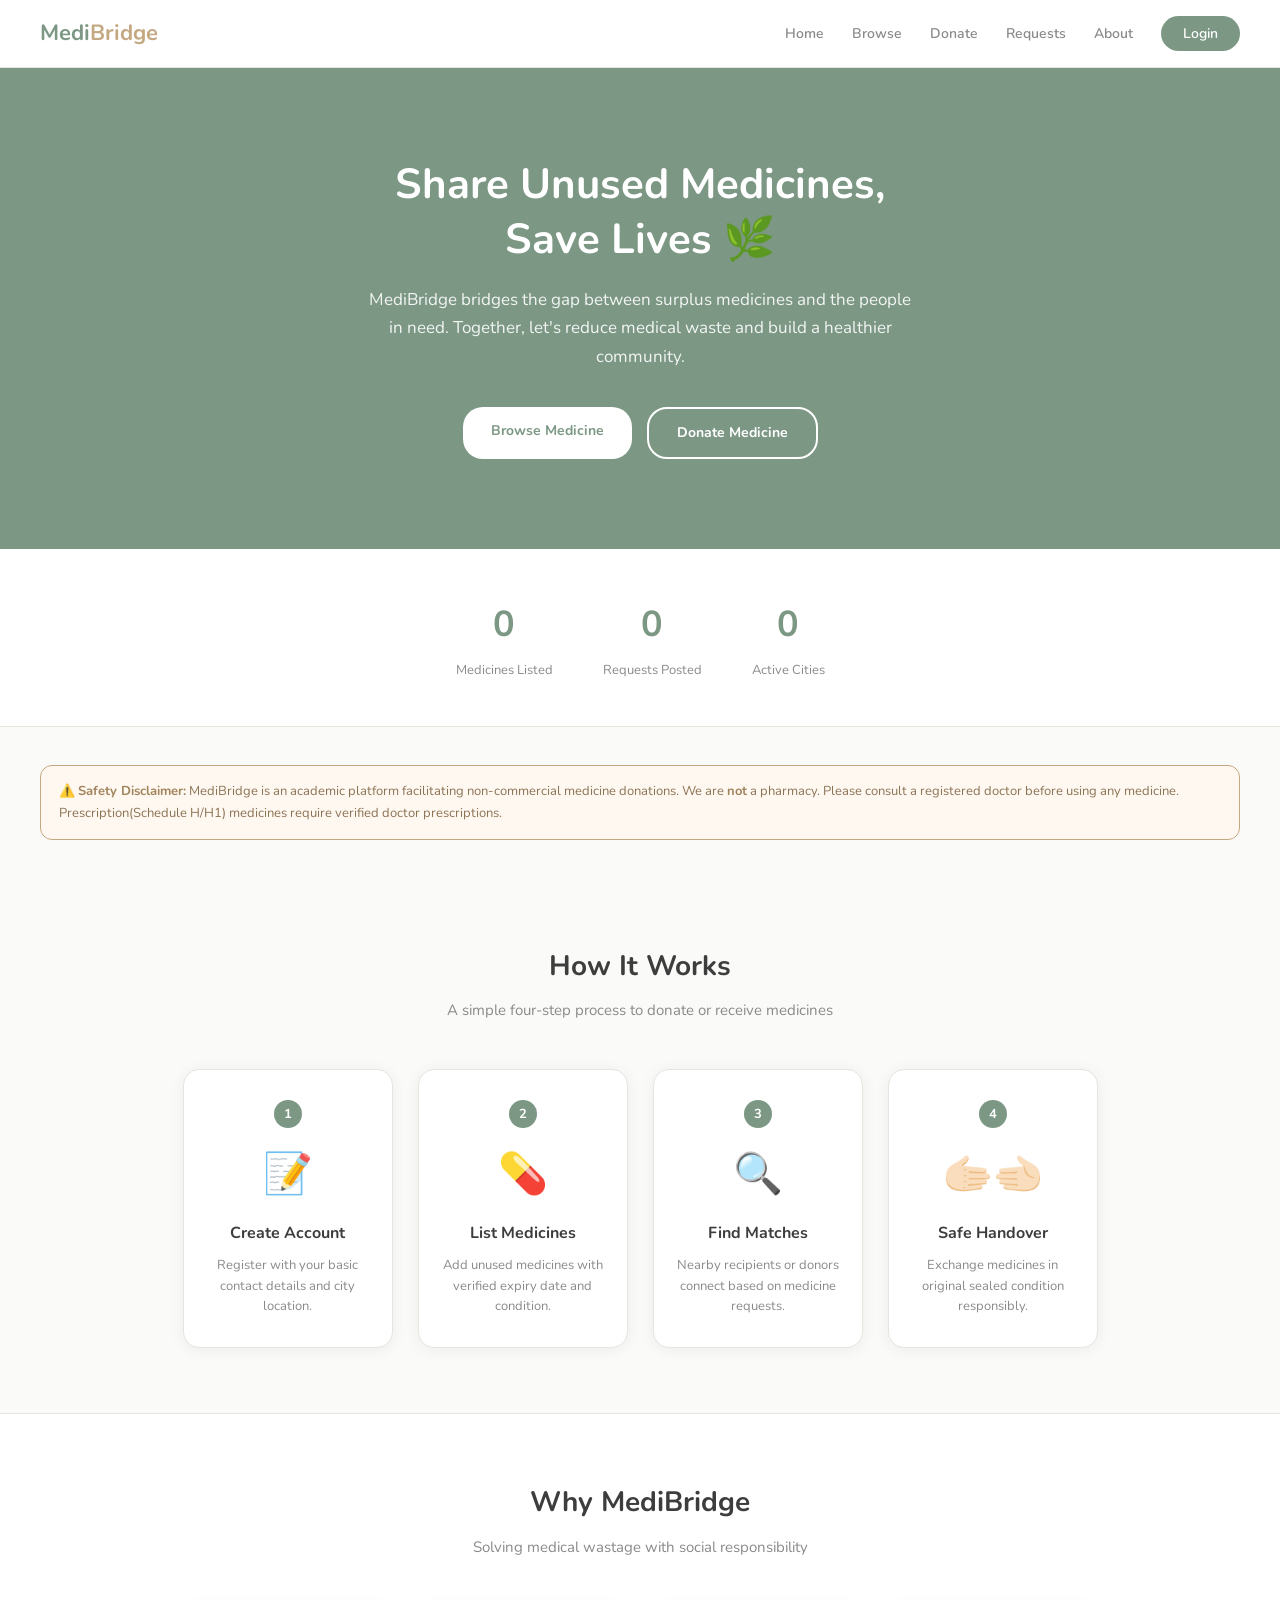
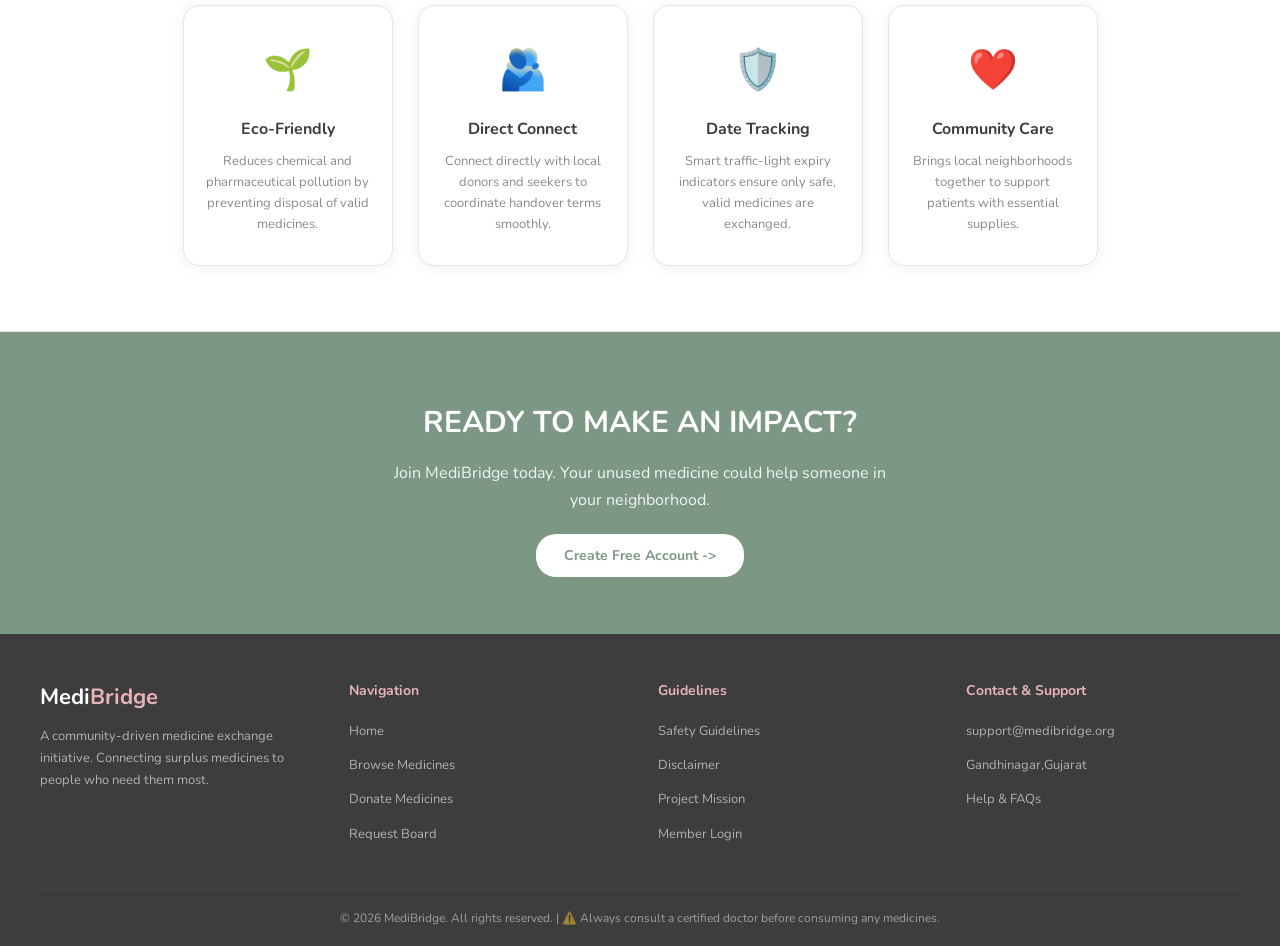
<file: index.html>
<!DOCTYPE html>
<html lang="en">
    <head>
        <!-- basic setting of webpage-->
         <meta charset="UTF-8" />
         <meta name="viewport" content="width=device-width, initial-scale=1.0" />

         <!-- title-->
        <title> MediBridge - Connecting Unused Medicines</title>
        <!--linking our custom CSS stylesheet-->
        <link rel="stylesheet" href="css/style.css" />
    </head>
    <body>
        <!--navigation bar-->
        <header>
            <nav class="navbar">
                <!--logo-->
                <a href="index.html" class="logo">Medi<span>Bridge</span></a>

                <!--Menu navigation link-->
                <ul class="nav-links">
                    <li><a href="index.html">Home</a></li>
                    <li><a href="browse.html">Browse</a></li>
                    <li><a href="add-medicine.html">Donate</a></li>
                    <li><a href="request.html">Requests</a></li>
                    <li><a href="about.html">About</a></li>
                    <li><a href="login.html" class="nav-btn">Login</a></li>
                </ul>
            </nav>
        </header>

        <!--hero section-->
        <section class="hero">
            <h1>Share Unused Medicines,<br />Save Lives 🌿 </h1>
            <p>
                MediBridge bridges the gap between surplus medicines and the people in need.
                Together, let's reduce medical waste and build a healthier community.
            </p>

            <!--action buttons-->
            <div class="hero-buttons">
                <a href="browse.html" class="btn-white">Browse Medicine</a>
                <a href="add-medicine.html" class="btn-outline-white">Donate Medicine</a>
            </div>
        </section>

        <!--stats section-->
        <section class="stats">
            <div class="stat-item">
                <!--added id="stat-medicines"-->
                <h2 id="stat-medicines">0</h2>
                <p>Medicines Listed</p>
            </div>
            
            <div class="stat-item">
                <!--added id="stat-helped"-->
                <h2 id="stat-helped">0</h2>
                <p>Requests Posted</p>
            </div>

            <div class="stat-item">
                <!--added id="stat-cities"-->
                <h2 id="stat-cities">0</h2>
                <p>Active Cities</p>
            </div>
        </section>

        <!--imp disclaimer banner-->
        <section style="padding: 20px 40px; background-color: var(--bg);">
            <div class="disclaimer">
               ⚠️ <strong> Safety Disclaimer:</strong> MediBridge is an academic platform facilitating non-commercial medicine donations. We are <strong>not</strong> a pharmacy. Please consult a registered doctor before using any medicine. Prescription(Schedule H/H1) medicines require verified doctor prescriptions.
            </div>
        </section>

        <!--how it works section-->
        <section class="section">
            <h2 class="section-title">How It Works</h2>
            <p class="section-subtitle">A simple four-step process to donate or receive medicines</p>

            <div class="steps-container">
                
                <!--step 1-->
                <div class="step-card">
                    <div class="step-number">1</div>
                    <div class="step-icon">📝</div>
                    <h3>Create Account</h3>
                    <p>Register with your basic contact details and city location.</p>
                </div>

                <!--step 2-->
                <div class="step-card">
                    <div class="step-number">2</div>
                    <div class="step-icon">💊</div>
                    <h3>List Medicines</h3>
                    <p>Add unused medicines with verified expiry date and condition.</p>
                </div>

                <!--step 3-->
                <div class="step-card">
                    <div class="step-number">3</div>
                    <div class="step-icon">🔍</div>
                    <h3>Find Matches</h3>
                    <p>Nearby recipients or donors connect based on medicine requests.</p>
                </div>

                <!--step 4-->
                <div class="step-card">
                    <div class="step-number">4</div>
                    <div class="step-icon">🫱🏻‍🫲🏻</div>
                    <h3>Safe Handover</h3>
                    <p>Exchange medicines in original sealed condition responsibly.</p>
                </div>
            </div>
        </section>

        <!--why choose medibridge-->
        <section class="section" style="background-color: var(--white); border-top: 1px solid var(--border); border-bottom: 1px solid var(--border);">
            <h2 class="section-title">Why MediBridge</h2>
            <p class="section-subtitle">Solving medical wastage with social responsibility</p>
            
            <div class="steps-container">

                <!--Card 1-->
                <div class="step-card">
                    <div class="step-icon">🌱</div>
                    <h3>Eco-Friendly</h3>
                    <p>Reduces chemical and pharmaceutical pollution by preventing disposal of valid medicines.</p>
                </div>

                <!--card 2-->
                <div class="step-card">
                    <div class="step-icon">🫂</div>
                    <h3>Direct Connect</h3>
                    <p>Connect directly with local donors and seekers to coordinate handover terms smoothly.</p>
                </div>

                <!--Card 3-->
                <div class="step-card">
                    <div class="step-icon">🛡️</div>
                    <h3>Date Tracking</h3>
                    <p>Smart traffic-light expiry indicators ensure only safe, valid medicines are exchanged.</p>
                </div>

                <!--Card 4-->
                <div class="step-card">
                    <div class="step-icon">❤️</div>
                    <h3>Community Care</h3>
                    <p>Brings local neighborhoods together to support patients with essential supplies.</p>
                </div>

            </div>
        </section>

        <!-- Call to action (cta) banner-->
        <section class="section" style="background-color: var(--primary) ; text-align: center; color: var(--white) ;">
           <h2 style="font-size: 30px; font-weight: 700; margin-bottom: 12px;">READY TO MAKE AN IMPACT?</h2>
           <p style="font-size: 16px; opacity: 0.9; margin-bottom: 28px; max-width: 500px; margin-left: auto; margin-right: auto;">
            Join MediBridge today. Your unused medicine could help someone in your neighborhood.
           </p>
           <a href="register.html" class="btn-white">Create Free Account -> </a>
        </section>

        <!--footer-->
        <footer>
            <div class="footer-content">

                <!--Brand column-->
                <div class="footer-brand">
                    <a href="index.html" class="logo" style="color: var(--white);">Medi<span style="color: var(--accent);">Bridge</span></a>
                    <p>
                        A community-driven medicine exchange initiative.
                        Connecting surplus medicines to people who need them most. 
                    </p>
                </div>

                <!--quik links-->
                <div class="footer-links">
                    <h4>Navigation</h4>
                    <ul>
                        <li><a href="index.html">Home</a></li>
                        <li><a href="browse.html">Browse Medicines</a></li>
                        <li><a href="add-medicine.html">Donate Medicines</a></li>
                        <li><a href="request.html">Request Board</a></li>
                    </ul>
                </div>

                <!--Guidelines and policy links-->
                <div class="footer-links">
                    <h4>Guidelines</h4>
                    <ul>
                        <li><a href="about.html">Safety Guidelines</a></li>
                        <li><a href="about.html">Disclaimer</a></li>
                        <li><a href="about.html">Project Mission</a></li>
                        <li><a href="login.html">Member Login</a></li>
                    </ul>
                </div>

                <!--contact and support-->
                <div class="footer-links">
                    <h4>Contact & Support</h4>
                    <ul>
                        <li><a href="mailto:support@medibridge.org">support@medibridge.org</a></li>
                        <li><a href="#">Gandhinagar,Gujarat</a></li>
                        <li><a href="#">Help & FAQs</a></li>
                    </ul>
                </div>

            </div>

            <!--bottom bar-->
            <div class="footer-bottom">
                <p>© 2026 MediBridge. All rights reserved. | ⚠️ Always consult a certified doctor before consuming any medicines. </p>
            </div>
        </footer>

        <!--linkimg javascript file for live counters and interactive features-->
        <script src="js/main.js"></script>
    </body>
</html>
</file>
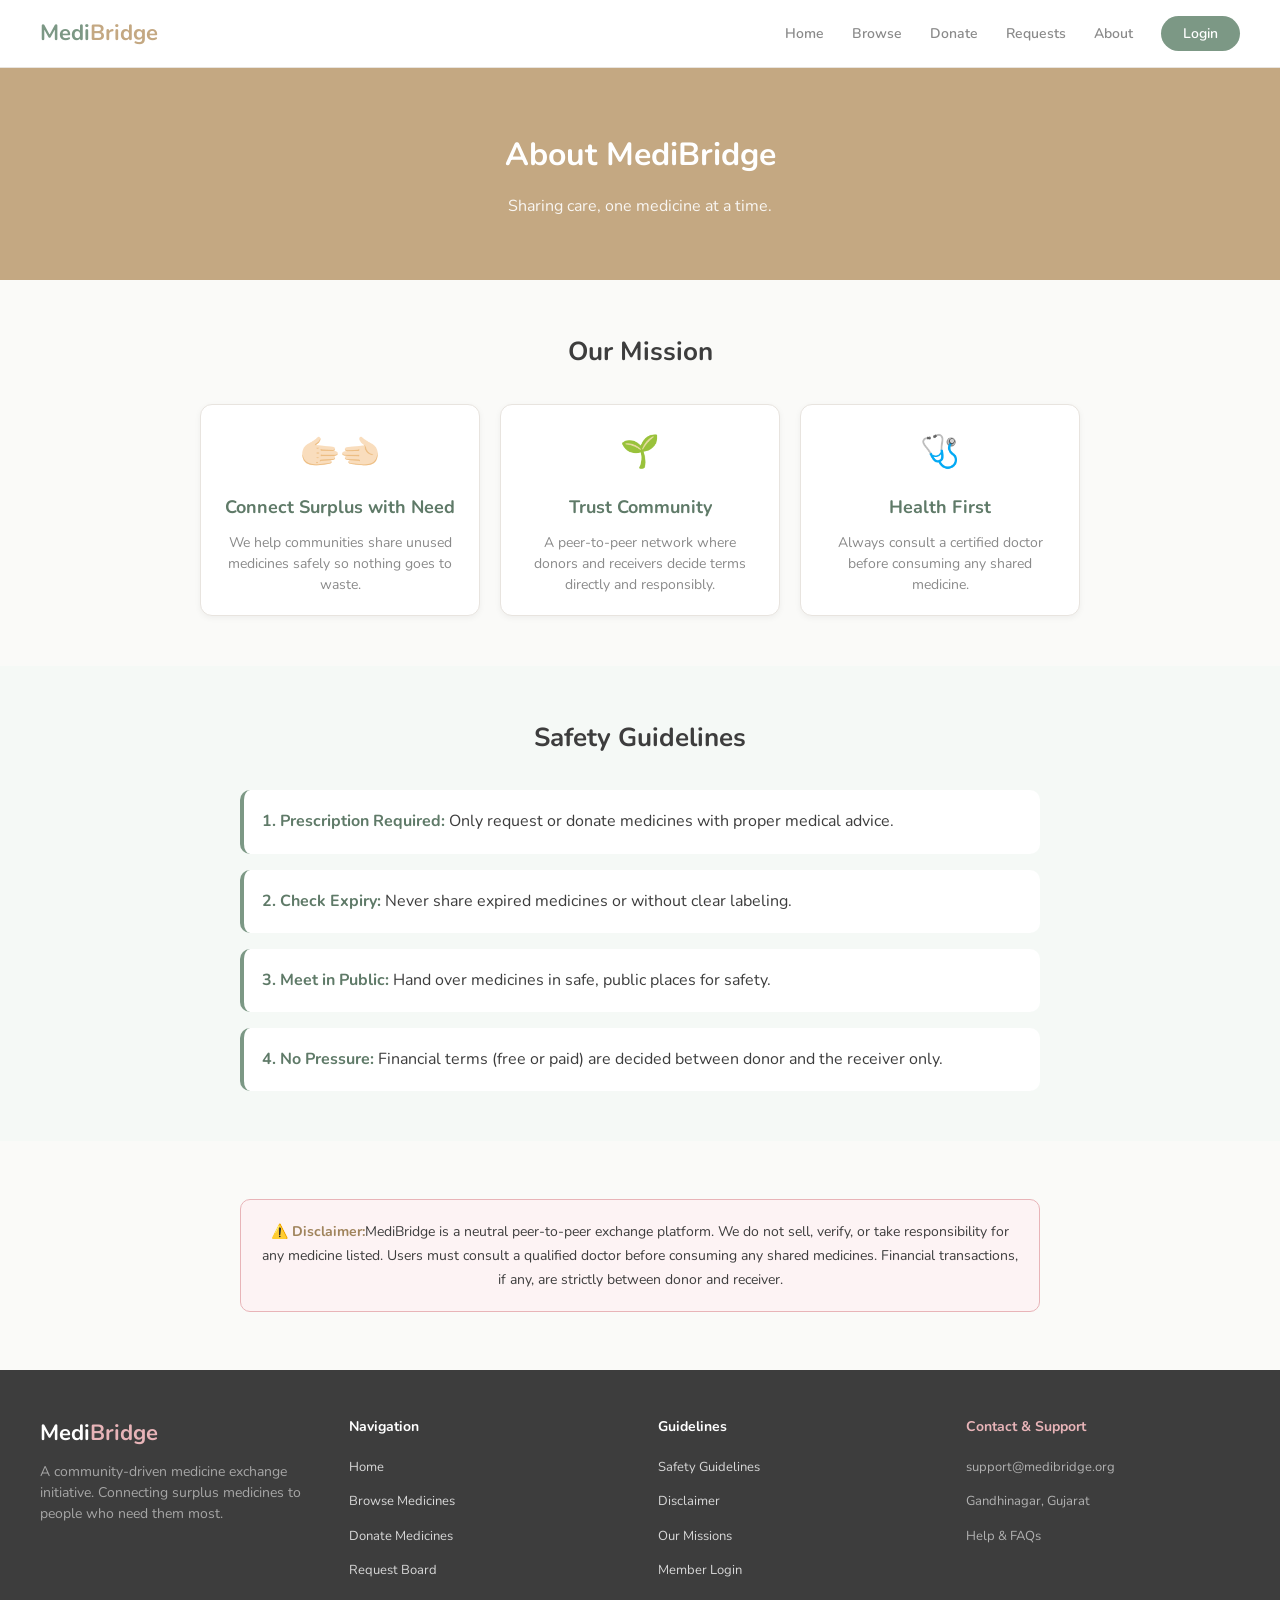
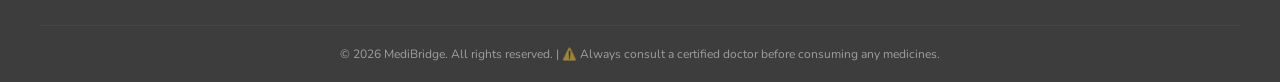
<file: about.html>
<!DOCTYPE html>
<html lang="en">

<head>
    <meta charset="UTF-8" />
    <meta name="viewport" content="width=device-width, initial-scale=1.0"/>
    <title>About - MediBridge</title>

    <!--linking custom stylesheet-->
    <link rel="stylesheet" href="css/style.css" />
</head>

<body>

    <!--navigation bar-->
    <header>
        <nav class="navbar">
            <a href="index.html" class="logo">Medi<span>Bridge</span></a>
            <ul class="nav-links">
                <li><a href="index.html">Home</a></li>
                <li><a href="browse.html">Browse</a></li>
                <li><a href="add-medicine.html">Donate</a></li>
                <li><a href="request.html">Requests</a></li>
                <li><a href="about.html" class="active">About</a></li>
                <li><a href="login.html" class="nav-btn">Login</a></li>
            </ul>
        </nav>
    </header>

    <!--page heading banner-->
    <section class="page-header" style="text-align: center; padding: 60px 20px; background-color: var(--secondary); color: var(--white);">
        <div style="max-width: 700px; margin: 0 auto;">
            <h1 style="font-size: 32px; margin-bottom: 10px;">About MediBridge</h1>
            <p style="font-size: 16px; opacity: 0.9;">Sharing care, one medicine at a time.</p>
        </div>
    </section>

    <!--mission section-->
    <section class="section" style="padding: 50px 20px;">
        <div style="max-width: 900px; margin: 0 auto;">
            <h2 style="text-align: center; font-size: 26px; margin-bottom: 30px; color: var(--text-dark);">Our Mission</h2>
            <div style="display: flex; flex-wrap: wrap; gap: 20px; justify-content: center;">

                <!--mission card 1-->
                <div style="flex: 1 1 250px; max-width: 280px; background: var(--white); padding: 20px; border-radius: 12px; border: 1px solid var(--border); box-shadow: 0 2px 6px rgba(0,0,0,0.05); text-align: center;">
                    <div style="font-size: 32px; margin-bottom: 12px;">🫱🏻‍🫲🏻</div>
                    <h3 style="font-size: 18px; margin-bottom: 10px; color: var(--primary-dark);">Connect Surplus with Need</h3>
                    <p style="font-size: 14px; color: var(--text-light); line-height: 1.5;">We help communities share unused medicines safely so nothing goes to waste.</p>
                </div>

                <!--mission card 2-->
                <div style="flex: 1 1 250px; max-width: 280px; background: var(--white); padding: 20px; border-radius: 12px; border: 1px solid var(--border); box-shadow: 0 2px 6px rgba(0,0,0,0.05); text-align: center;">
                    <div style="font-size: 32px; margin-bottom: 12px;">🌱</div>
                    <h3 style="font-size: 18px; margin-bottom: 10px; color: var(--primary-dark);">Trust Community</h3>
                    <p style="font-size: 14px; color: var(--text-light); line-height: 1.5;">A peer-to-peer network where donors and receivers decide terms directly and responsibly.</p>
                </div>

                <!--mission card 3-->
                <div style="flex: 1 1 250px; max-width: 280px; background: var(--white); padding: 20px; border-radius: 12px; border: 1px solid var(--border); box-shadow: 0 2px 6px rgba(0,0,0,0.05); text-align: center;">
                    <div style="font-size: 32px; margin-bottom: 12px;">🩺</div>
                    <h3 style="font-size: 18px; margin-bottom: 10px; color: var(--primary-dark);">Health First</h3>
                    <p style="font-size: 14px; color: var(--text-light); line-height: 1.5;">Always consult a certified doctor before consuming any shared medicine.</p>
                </div>
            </div>
        </div>
    </section>

    <!--safety guideline section-->
    <section class="section" style="background-color: #F5F9F6; padding: 50px 20px;">
        <div style="max-width: 800px; margin: 0 auto;">
            <h2 style="text-align: center; font-size: 26px; margin-bottom: 30px; color: var(--text-dark);">Safety Guidelines</h2>

            <div style="display: flex; flex-direction: column; gap: 16px;">
                <div style="background: var(--white); padding: 18px; border-radius: 10px; border-left: 4px solid var(--primary);">
                    <p style="margin: 0;"><strong style="color: var(--primary-dark);">1. Prescription Required:</strong> Only request or donate medicines with proper medical advice.</p>
                </div>
                <div style="background: var(--white); padding: 18px; border-radius: 10px; border-left: 4px solid var(--primary);">
                    <p style="margin: 0;"><strong style="color: var(--primary-dark);">2. Check Expiry:</strong> Never share expired medicines or without clear labeling.</p>
                </div>
                <div style="background: var(--white); padding: 18px; border-radius: 10px; border-left: 4px solid var(--primary);">
                    <p style="margin: 0;"><strong style="color: var(--primary-dark);">3. Meet in Public:</strong> Hand over medicines in safe, public places for safety.</p>
                </div>
                <div style="background: var(--white); padding: 18px; border-radius: 10px; border-left: 4px solid var(--primary);">
                    <p style="margin: 0;"><strong style="color: var(--primary-dark);">4. No Pressure:</strong> Financial terms (free or paid) are decided between donor and the receiver only.</p>
                </div>
            </div>
        </div>
    </section>

    <!--disclaimer section-->
    <section class="section" style="padding: 40px 20px;">
        <div style="max-width: 800px; margin: 0 auto;">
            <div class="disclaimer" style="background: #FDF3F4; border: 1px solid var(--accent); padding: 20px; border-radius: 10px; text-align: center;">
                <p style="margin: 0; font-size: 14px; color: var(--text-dark);">
                    <strong>⚠️ Disclaimer:</strong>MediBridge is a neutral peer-to-peer exchange platform. We do not sell, verify, or take responsibility for any medicine listed. Users must consult a qualified doctor before consuming any shared medicines. Financial transactions, if any, are strictly between donor and receiver.
                </p>
            </div>
        </div>
    </section>

    <!--footer-->
    <footer>
        <div class="footer-content">
            <div class="footer-brand">
                <a href="index.html" class="logo" style="color: var(--white); text-decoration: none;">Medi<span style="color: var(--accent);">Bridge</span></a>
                <p style="color: rgba(255,255,255,0.9); font-size: 14px; line-height: 1.5">A community-driven medicine exchange initiative. Connecting surplus medicines to people who need them most.</p>
            </div>

            <div class="footer-links">
                <h4 style="color: var(--white);">Navigation</h4>
                <ul style="list-style: none; padding: 0;">
                    <li><a href="index.html" style="color: rgba(255,255,255,0.8); text-decoration: none;">Home</a></li>
                    <li><a href="browse.html" style="color: rgba(255,255,255,0.8); text-decoration: none;">Browse Medicines</a></li>
                    <li><a href="add-medicine.html" style="color: rgba(255,255,255,0.8); text-decoration: none;">Donate Medicines</a></li>
                    <li><a href="request.html" style="color: rgba(255,255,255,0.8); text-decoration: none;">Request Board</a></li>
                </ul>
            </div>
            <div class="footer-links">
                <h4 style="color: var(--white);">Guidelines</h4>
                <ul style="list-style: none; padding: 0;">
                    <li><a href="about.html" style="color: rgba(255,255,255,0.8); text-decoration: none;">Safety Guidelines</a></li>
                    <li><a href="about.html" style="color: rgba(255,255,255,0.8); text-decoration: none;">Disclaimer</a></li>
                    <li><a href="about.html" style="color: rgba(255,255,255,0.8); text-decoration: none;">Our Missions</a></li>
                    <li><a href="login.html" style="color: rgba(255,255,255,0.8); text-decoration: none;">Member Login</a></li>
                </ul>
            </div>

            <div class="footer-links">
                  <h4>Contact & Support</h4>
                    <ul>
                        <li><a href="mailto:support@medibridge.org">support@medibridge.org</a></li>
                        <li><a href="#">Gandhinagar, Gujarat</a></li>
                        <li><a href="#">Help & FAQs</a></li>
                    </ul>
            </div>
        </div>
        <!--bottom bar-->
        <div class="footer-bottom">
            <p>© 2026 MediBridge. All rights reserved. | ⚠️ Always consult a certified doctor before consuming any medicines. </p>
        </div>

    </footer>

    <!--linkimg javascript file for live counters and interactive features-->
    <script src="js/main.js"></script>

</body>
</html>
</file>
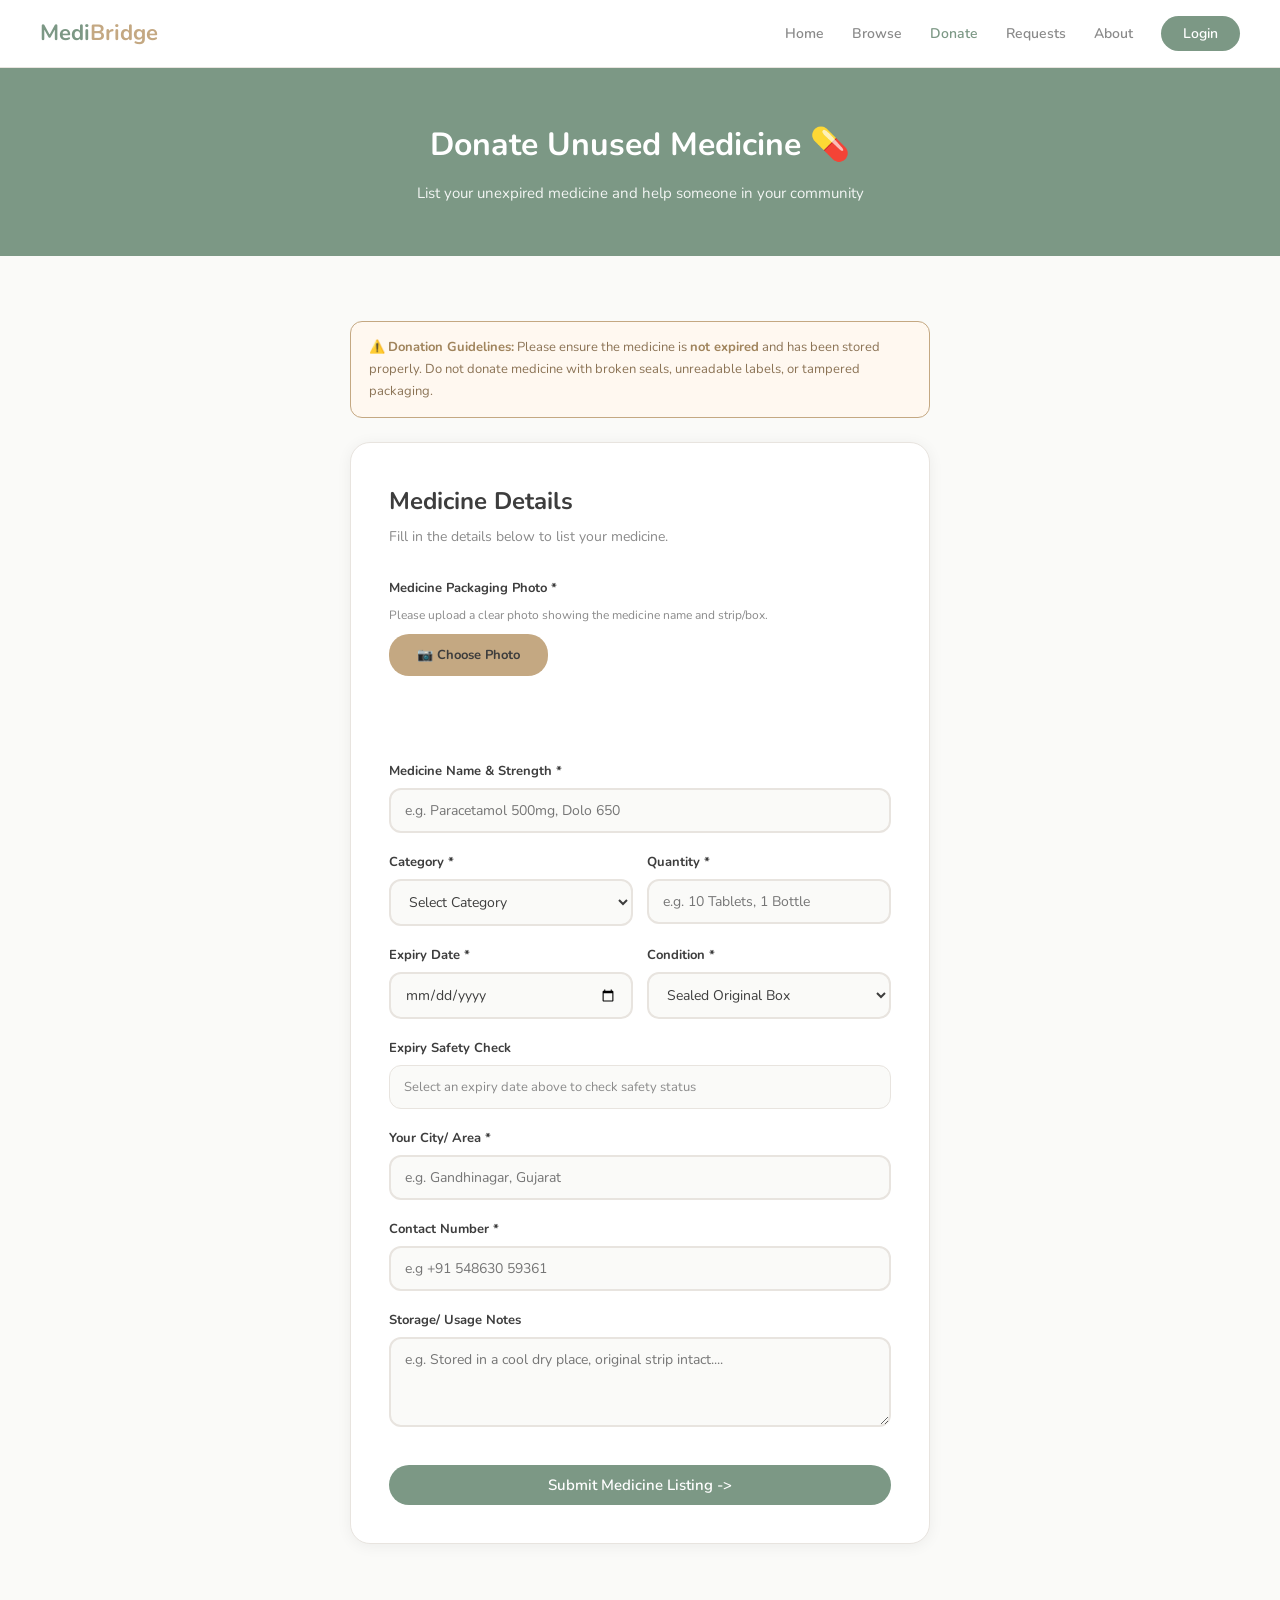
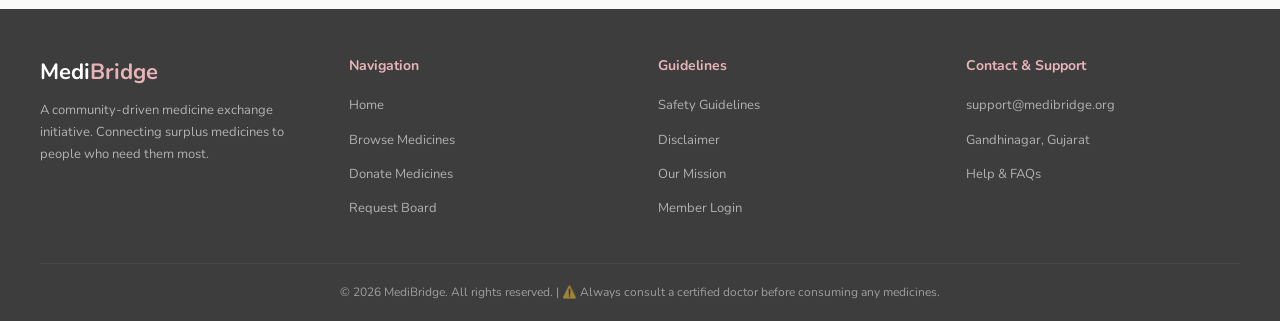
<file: add-medicine.html>
<!DOCTYPE html>
<html lang="en">

<head>
    <meta charset="UTF-8" />
    <meta name="viewport" content="width=device-width, initial-scale=1.0"/>
    <title>Donate Medicine - MediBridge</title>

    <!--linking custom stylesheet-->
    <link rel="stylesheet" href="css/style.css"/>
</head>

<body>
    <!--navigation bar-->
    <header>
        <nav class="navbar">
            <a href="index.html" class="logo">Medi<span>Bridge</span></a>
            <ul class="nav-links">
                <li><a href="index.html">Home</a></li>
                <li><a href="browse.html">Browse</a></li>
                <li><a href="add-medicine.html" style="color: var(--primary);">Donate</a></li>
                <li><a href="request.html">Requests</a></li>
                <li><a href="about.html">About</a></li>
                <li><a href="login.html" class="nav-btn">Login</a></li>
            </ul>
        </nav>
    </header>

    <!--page heaader banner-->
    <section class="page-header">
        <h1>Donate Unused Medicine 💊</h1>
        <p>List your unexpired medicine and help someone in your community</p>
    </section>

    <!--donation form section-->
    <section class="section">

        <!--pre-donation safety guidelines-->
        <div class="disclaimer" style="max-width: 580px; margin: 0 auto 24px;">
            ⚠️ <strong>Donation Guidelines:</strong>
            Please ensure the medicine is <strong>not expired</strong> and has been stored properly.
            Do not donate medicine with broken seals, unreadable labels, or tampered packaging.
        </div>

        <!--main form container-->
        <div class="form-container">
            <h2 class="form-title">Medicine Details</h2>
            <p class="form-subtitle">Fill in the details below to list your medicine.</p>

            <!--success alert banner (hidden by default)-->
            <div class="alert alert-success" id="successAlert">
                ✅ Medicine listed successfully! Redirecting to Browse page....
            </div>

            <!--error alert banner (hidden by default)-->
            <div class="alert alert-error" id="errorAlert">
                ❌ Please review your inputs and ensure all reqired fields (*) are filled correctly.
            </div>

            <!--medicine form-->
            <form id="addMedicineForm">

                <!--medicine photo upload-->
                <div class="form-group">
                    <label>Medicine Packaging Photo *</label>
                    <p style="font-size: 12px; color: var(--text-light); margin-bottom: 8px;">
                       Please upload a clear photo showing the medicine name and strip/box.
                    </p>

                  <!-- Hidden file input (NO 'required' attribute here!) -->
                  <input 
                  type="file" 
                  id="medicinePhoto" 
                  accept="image/*" 
                  style="display: none;" 
                  />

                 <!-- Custom upload button connected via 'for' attribute -->
                  <label 
                  for="medicinePhoto" 
                  class="btn btn-secondary" 
                  style="display: inline-block; cursor: pointer; text-align: center;"
                  >
                     📷 Choose Photo
                    </label>

                   <!-- Live Preview Container where image will appear -->
                    <div 
                       id="photoPreviewContainer" 
                       style="margin-top: 10px; width: 100%; min-height: 50px;"
                    ></div>
                </div>
                <!--medicine name and strength-->
                <div class="form-group">
                    <label>Medicine Name & Strength *</label>
                    <input 
                        type="text"
                        id="medicineName"
                        placeholder="e.g. Paracetamol 500mg, Dolo 650"
                        required
                    />
                    <span class="error-msg" id="nameError">Please enter medicine name</span>
                </div>

                <!--category & quantity (2 columns)-->
                <div class="form-row">

                    <div class="form-group">
                        <label>Category *</label>
                        <select id="category" required>
                            <option value="">Select Category</option>
                            <option value="OTC">OTC (Over The Counter)</option>
                            <option value="Prescription">Prescription Required</option>
                        </select>
                    </div>

                    <div class="form-group">
                        <label>Quantity *</label>
                        <input 
                            type="text"
                            id="quantity"
                            placeholder="e.g. 10 Tablets, 1 Bottle"
                            required
                        />    
                    </div>
                </div>

                <!--expiriy date & condition (2 columns)-->
                <div class="form-row">

                    <div class="form-group">
                        <label>Expiry Date *</label>
                        <input
                           type="date"
                           id="expiryDate"
                           required
                        />   
                    </div>

                    <div class="form-group">
                        <label>Condition *</label>
                        <select id="condition">
                            <option value="Sealed Pack">Sealed Original Box</option>
                            <option value="Sealed Strip">Intact Sealed Strip</option>
                            <option value="Opened Bottle">Opened but Unused Bottle</option>
                        </select>
                    </div>

                </div>

                <!--Dynamic expiry status preview box-->
                <div class="form-group">
                    <label>Expiry Safety Check</label>
                    <div 
                        id="expiryStatus"
                        style="padding: 10px 14px; border-radius: 12px; background: var(--bg); font-size: 13px; color: var(--text-light); border: 1px solid var(--border);">
                            Select an expiry date above to check safety status
                    </div>
                </div>

                <!--location-->
                <div class="form-group">
                    <label>Your City/ Area *</label>
                    <input 
                        type="text"
                        id="city"
                        placeholder="e.g. Gandhinagar, Gujarat"
                        required
                    />    
                </div>

                <!--Contact no.-->
                <div class="form-group">
                    <label>Contact Number *</label>
                    <input 
                        type="tel"
                        id="contact"
                        placeholder="e.g +91 548630 59361"
                        required
                    />    
                </div>

                <!--storage/additional notes-->
                <div class="form-group">
                    <label>Storage/ Usage Notes </label>
                    <textarea 
                         id="description"
                         placeholder="e.g. Stored in a cool dry place, original strip intact...."></textarea>
                </div>

                <!--submit button-->
                <button
                    type="submit"
                    class="btn btn-primary"
                    style="width: 100%; font-size: 15px; margin-top: 10px;"
                >
                  Submit Medicine Listing ->
                </button>    
                
            </form>
        </div>
    </section>

    <!-- footer-->
    <footer>
      <div class="footer-content">
    

       <!--brand column-->  
        <div class="footer-brand">
         <a href="index.html" class="logo" style="color: var(--white);">Medi<span style="color: var(--accent);">Bridge</span></a>
         <p>
            A community-driven medicine exchange initiative.
            Connecting surplus medicines to people who need them most.
         </p>
        </div>  

       <!--navigation link-->
       <div class="footer-links">
         <h4>Navigation</h4>
         <ul>
            <li><a href="index.html">Home</a></li>
            <li><a href="browse.html">Browse Medicines</a></li>
            <li><a href="add-medicine.html">Donate Medicines</a></li>
            <li><a href="request.html">Request Board</a></li>
         </ul>
        </div>

       <!--guidelines links-->
       <div class="footer-links">
         <h4>Guidelines</h4>
         <ul>
            <li><a href="about.html">Safety Guidelines</a></li>
            <li><a href="about.html">Disclaimer</a></li>
            <li><a href="about.html">Our Mission</a></li>
            <li><a href="login.html">Member Login</a></li>
         </ul>
       </div>

       <!--contact & support-->
        <div class="footer-links">
         <h4>Contact & Support</h4>
         <ul>
            <li><a href="mailto:support@medibridge.org">support@medibridge.org</a></li>
            <li><a href="#">Gandhinagar, Gujarat</a></li>
            <li><a href="#">Help & FAQs</a></li>
         </ul>
        </div>
     </div>

     <!--footer bottom bar-->
     <div class="footer-bottom">
        <p>&copy; 2026 MediBridge. All rights reserved. | ⚠️ Always consult a certified doctor before consuming any medicines.
        </p>
     </div>
    </footer>

    <!--linking javascript file-->
    <script src="js/main.js"></script>
</body>
</html>
</file>
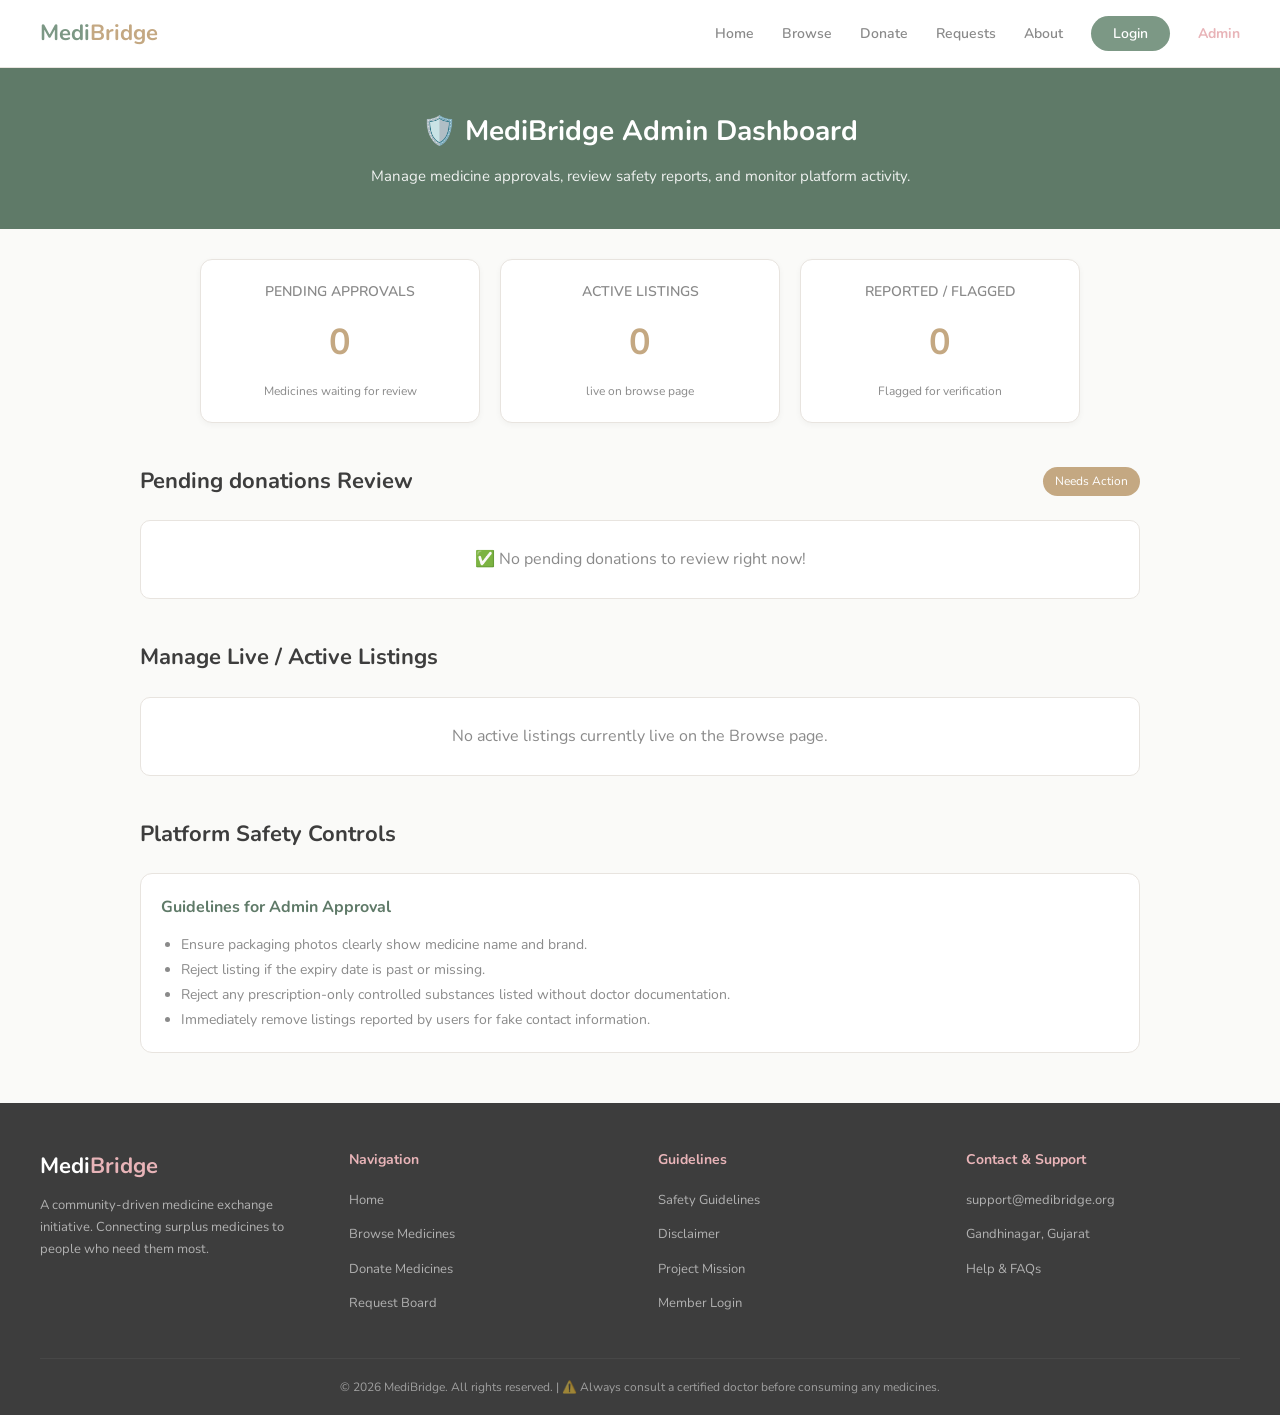
<file: admin.html>
<!DOCTYPE html>
<html lang="en">
    <head>
        <!-- basic setting of webpage-->
         <meta charset="UTF-8" />
         <meta name="viewport" content="width=device-width, initial-scale=1.0" />

         <!-- title-->
        <title> Admin Dashboard - MediBridge</title>
        <!--linking our custom CSS stylesheet-->
        <link rel="stylesheet" href="css/style.css" />
    </head>
    <body>
        <!--navigation bar-->
        <header>
            <nav class="navbar">
                <!--logo-->
                <a href="index.html" class="logo">Medi<span>Bridge</span></a>

                <!--Menu navigation link-->
                <ul class="nav-links">
                    <li><a href="index.html">Home</a></li>
                    <li><a href="browse.html">Browse</a></li>
                    <li><a href="add-medicine.html">Donate</a></li>
                    <li><a href="request.html">Requests</a></li>
                    <li><a href="about.html">About</a></li>
                    <li><a href="login.html" class="nav-btn">Login</a></li>
                    <li><a href="admin.html" class="active" style="color: var(--accent); font-weight: 700;">Admin</a></li>
                </ul>
            </nav>
        </header>

        <!--admin header banner-->
        <section class="page-header" style="text-align: center; padding: 40px 20px; background-color: var(--primary-dark); color: var(--white);">
            <div style="max-width: 700px; margin: 0 auto;">
                <h1 style="font-size: 28px; margin-bottom: 8px;">🛡️ MediBridge Admin Dashboard</h1>
                <p style="font-size: 15px; opacity: 0.9;">Manage medicine approvals, review safety reports, and monitor platform activity.</p>
            </div>
        </section>

        <!--admin stats summary cards-->
        <section class="section" style="padding: 30px 20px 10px;">
            <div style="max-width: 1000px; margin: 0 auto;">
                <div style="display: flex; flex-wrap: wrap; gap: 20px; justify-content: center;">

                    <!--card 1: pending approvals-->
                    <div style="flex: 1 1 220px; max-width:280px; background: var(--white); padding: 20px; border-radius: 12px; border: 1px solid var(--border); box-shadow: 0 2px 6px rgba(0,0,0,0.04); text-align: center;">
                        <div style="font-size: 14px; color: var(--text-light); font-weight: 600;">PENDING APPROVALS</div>
                        <div id="adminPendingCount" style="font-size: 36px; font-weight: 700; color: var(--secondary); margin: 8px 0;">0</div>
                        <p style="font-size: 12px; color: var(--text-light); margin: 0;">Medicines waiting for review</p>
                    </div>

                     <!--card 2: active listing-->
                    <div style="flex: 1 1 220px; max-width:280px; background: var(--white); padding: 20px; border-radius: 12px; border: 1px solid var(--border); box-shadow: 0 2px 6px rgba(0,0,0,0.04); text-align: center;">
                        <div style="font-size: 14px; color: var(--text-light); font-weight: 600;">ACTIVE LISTINGS</div>
                        <div id="adminActiveCount" style="font-size: 36px; font-weight: 700; color: var(--secondary); margin: 8px 0;">0</div>
                        <p style="font-size: 12px; color: var(--text-light); margin: 0;">live on browse page</p>
                    </div>

                     <!--card 3: reported listings-->
                    <div style="flex: 1 1 220px; max-width:280px; background: var(--white); padding: 20px; border-radius: 12px; border: 1px solid var(--border); box-shadow: 0 2px 6px rgba(0,0,0,0.04); text-align: center;">
                        <div style="font-size: 14px; color: var(--text-light); font-weight: 600;">REPORTED / FLAGGED</div>
                        <div id="adminReportedCount" style="font-size: 36px; font-weight: 700; color: var(--secondary); margin: 8px 0;">0</div>
                        <p style="font-size: 12px; color: var(--text-light); margin: 0;">Flagged for verification</p>
                    </div>
                </div>
            </div>
        </section>

        <!--pending approvals section-->
        <section class="section" style="padding: 30px 20px;">
            <div style="max-width: 1000px; margin: 0 auto;">
                <div style="display: flex; justify-content: space-between; align-items: center; margin-bottom: 20px;">
                    <h2 style="font-size: 22px; color: var(--text-dark);">Pending donations Review</h2>
                    <span class="badge" style="background: var(--secondary); color: var(--white); padding: 4px 12px; border-radius: 20px; font-size: 12px;">Needs Action</span>
                </div>

                <!--pending container for js loading items-->
                <div id="adminPendingContainer" style="display: flex; flex-direction: column; gap: 16px;">
                </div>
            </div>
        </section>
        <!-- active listings management section -->
        <section class="section" style="padding: 10px 20px 30px;">
            <div style="max-width: 1000px; margin: 0 auto;">
               <h2 style="font-size: 22px; color: var(--text-dark); margin-bottom: 20px;">Manage Live / Active Listings</h2>
        
                <!-- Active listings container loaded dynamically by JS -->
                <div id="adminActiveContainer" style="display: flex; flex-direction: column; gap: 16px;"></div>
            </div>
        </section>

        <!--management section: active listings-->
        <section class="section" style="padding: 10px 20px 50px;">
            <div style="max-width: 1000px; margin: 0 auto;">
                <h2 style="font-size: 22px; color: var(--text-dark); margin-bottom: 20px;">Platform Safety Controls</h2>
                <div style="background: var(--white); border: 1px solid var(--border); border-radius: 12px; padding: 20px;">
                    <h3 style="font-size: 16px; color: var(--primary-dark); margin-bottom: 10px;">Guidelines for Admin Approval</h3>
                    <ul style="font-size: 14px; color: var(--text-light); line-height: 1.8; padding-left: 20px; margin: 0;">
                        <li>Ensure packaging photos clearly show medicine name and brand.</li>
                        <li>Reject listing if the expiry date is past or missing.</li>
                        <li>Reject any prescription-only controlled substances listed without doctor documentation.</li>
                        <li>Immediately remove listings reported by users for fake contact information.</li>
                    </ul>
                </div>
            </div>
        </section>
        <!--footer-->
        <footer>
            <div class="footer-content">

                <!--Brand column-->
                <div class="footer-brand">
                    <a href="index.html" class="logo" style="color: var(--white);">Medi<span style="color: var(--accent);">Bridge</span></a>
                    <p>
                        A community-driven medicine exchange initiative.
                        Connecting surplus medicines to people who need them most. 
                    </p>
                </div>

                <!--quik links-->
                <div class="footer-links">
                    <h4>Navigation</h4>
                    <ul>
                        <li><a href="index.html">Home</a></li>
                        <li><a href="browse.html">Browse Medicines</a></li>
                        <li><a href="add-medicine.html">Donate Medicines</a></li>
                        <li><a href="request.html">Request Board</a></li>
                    </ul>
                </div>

                <!--Guidelines and policy links-->
                <div class="footer-links">
                    <h4>Guidelines</h4>
                    <ul>
                        <li><a href="about.html">Safety Guidelines</a></li>
                        <li><a href="about.html">Disclaimer</a></li>
                        <li><a href="about.html">Project Mission</a></li>
                        <li><a href="login.html">Member Login</a></li>
                    </ul>
                </div>

                <!--contact and support-->
                <div class="footer-links">
                    <h4>Contact & Support</h4>
                    <ul>
                        <li><a href="mailto:support@medibridge.org">support@medibridge.org</a></li>
                        <li><a href="#">Gandhinagar, Gujarat</a></li>
                        <li><a href="#">Help & FAQs</a></li>
                    </ul>
                </div>

            </div>

            <!--bottom bar-->
            <div class="footer-bottom">
                <p>© 2026 MediBridge. All rights reserved. | ⚠️ Always consult a certified doctor before consuming any medicines. </p>
            </div>
        </footer>

        <!--linkimg javascript file for live counters and interactive features-->
        <script src="js/main.js"></script>
    </body>    
</html>
</file>
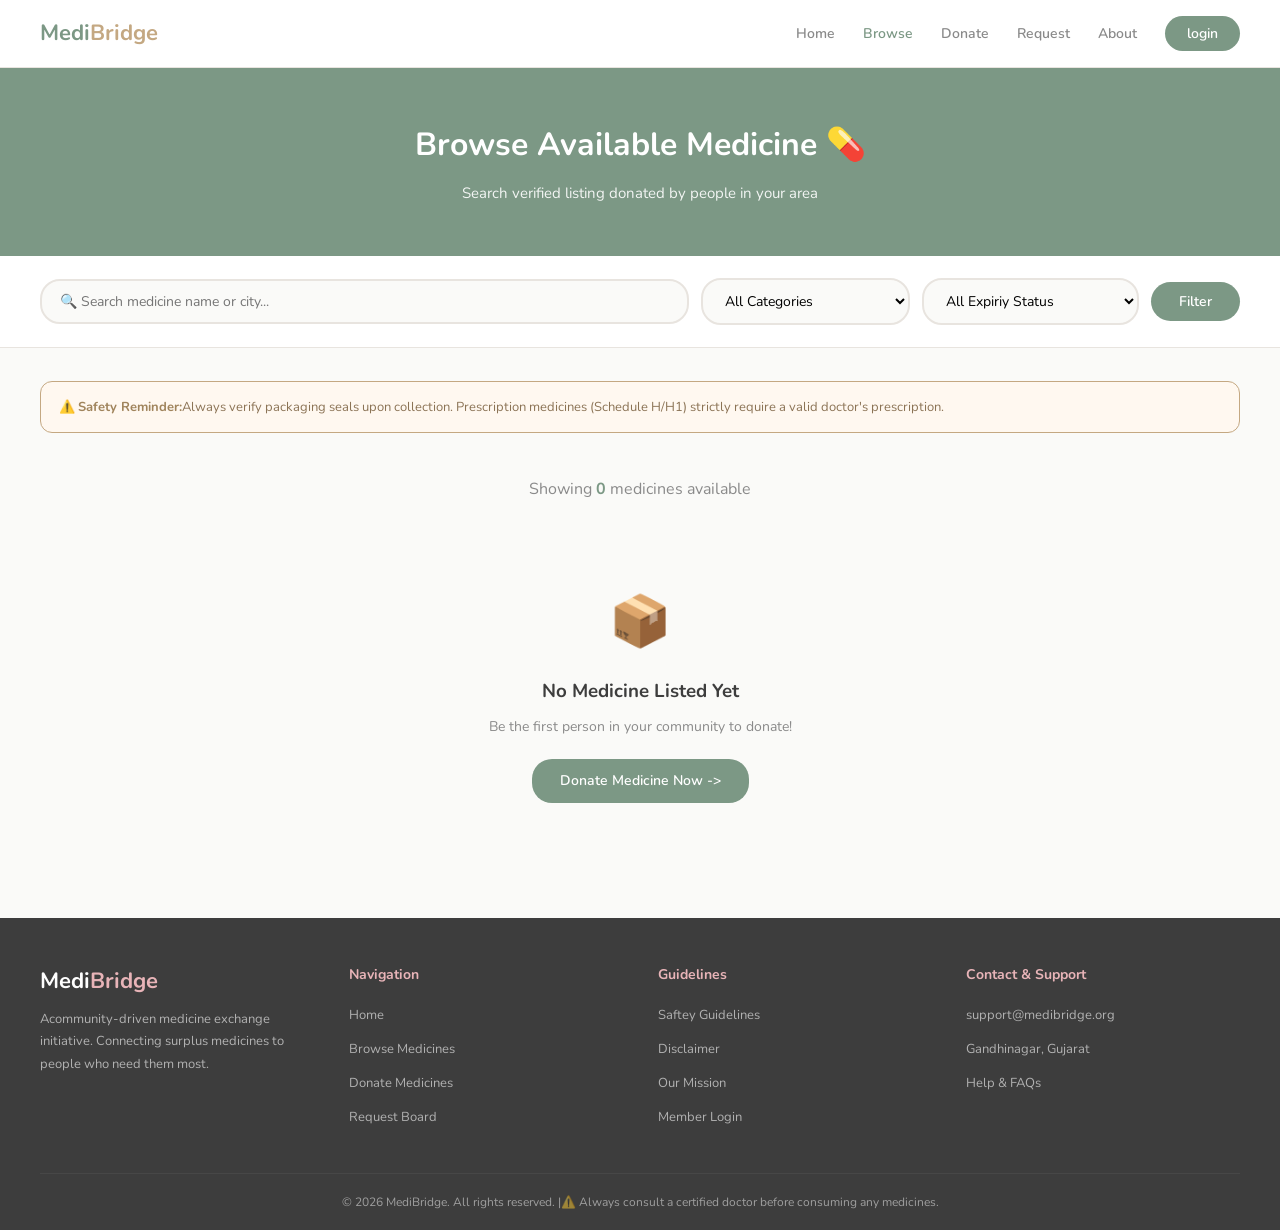
<file: browse.html>
<!DOCTYPE html>
<html lang="eng">

<head>
    <meta charset="UTF-8"/>
    <meta name="viewport" content="width=device-width, initial-scale=1.0"/>
    <title>Browse Medicine - MediBridge</title>

    <!--linking custom styling-->
    <link rel="stylesheet" href="css/style.css" />
</head>

<body>

    <!--navigation bar-->
    <header>
        <nav class="navbar">
            <a href="index.html" class="logo">Medi<span>Bridge</span></a>
            <ul class="nav-links">
                <li><a href="index.html">Home</a></li>
                <li><a href="browse.html" style="color: var(--primary);">Browse</a></li>
                <li><a href="add-medicine.html">Donate</a></li>
                <li><a href="request.html">Request</a></li>
                <li><a href="about.html">About</a></li>
                <li><a href="login.html" class="nav-btn">login</a></li>
            </ul>
        </nav>
    </header>

    <!--page header banner-->
    <section class="page-header">
        <h1>Browse Available Medicine 💊</h1>
        <p>Search verified listing donated by people in your area</p>
    </section>

    <!--search & filter tool bar-->
    <section class="search-bar">
        <!--live search input field-->
        <input
           type="text"
           class="search-input"
           id="searchInput"
           placeholder="🔍 Search medicine name or city..."
        />

        <!--filter by medicine type-->
        <select class="filter-select" id="categoryFilter">
            <option value="all">All Categories</option>
            <option value="OTC">OTC (Over The Counter)</option>
            <option value="Prescription">Prescription Required</option>
        </select>

        <!--filter by expiriy safety level-->
        <select class="filter-select" id="expiryFilter">
            <option value="all">All Expiriy Status</option>
            <option value="green">Safe (6+ months)</option>
            <option value="yellow">Use Soon (3-6 months)</option>
            <option value="red">Urgent (Under 3 months)</option>
        </select> 

        <button class="btn btn-primary" onclick="filterMedicines()">Filter</button>
    </section>

    <!--safety Reminder Note-->
    <div style="padding: 15px 40px;">
        <div class="disclaimer">
            ⚠️ <strong>Safety Reminder:</strong>Always verify packaging seals upon collection.
            Prescription medicines (Schedule H/H1) strictly require a valid doctor's prescription.
        </div>
    </div>
    
    <!--medicine cards grid-->
    <section class="section" style="padding-top: 10px;">
        <!--live count counter text-->
        <p style="text-align: center; color: var(--text-light); margin-bottom: 25px;">
            Showing<strong id="medicineCount" style="color: var(--primary);"> 0 </strong>medicines available
        </p>

        <!--empty container- javascript will fill this later-->
        <div class="cards-container" id="medicinesContainer">
        </div>

        <!--message shown when no medicine are listed-->
        <div id="noMedicinesMessage" style="text-align: center; padding: 50px 20px;">
            <div style="font-size: 50px; margin-bottom:12px;">📦</div>
            <h3 style="color: var(--text-dark); margin-bottom: 8px;">No Medicine Listed Yet</h3>
            <p style="color: var(--text-light); margin-bottom: 20px; font-size: 14px;">
                Be the first person in your community to donate!
            </p>
            <a href="add-medicine.html" class="btn btn-primary">Donate Medicine Now -></a>
        </div>
    </section>

    <footer>
        <div class="footer-content">
            <div class="footer-brand">
                <a href="index.html" class="logo" style="color: var(--white);">Medi<span style="color: var(--accent);">Bridge</span></a>
                <p>
                    Acommunity-driven medicine exchange initiative.
                    Connecting surplus medicines to people who need them most.
                </p>
            </div>

            <div class="footer-links">
                <h4>Navigation</h4>
                <ul>
                    <li><a href="index.html">Home</a></li>
                    <li><a href="browse.html">Browse Medicines</a></li>
                    <li><a href="add-medicine.html">Donate Medicines</a></li>
                    <li><a href="request.html">Request Board</a></li>
                </ul>
            </div>

            <div class="footer-links">
                <h4>Guidelines</h4>
                <ul>
                     <li><a href="about.html">Saftey Guidelines</a></li>
                     <li><a href="about.html">Disclaimer</a></li>
                     <li><a href="about.html">Our Mission</a></li>
                     <li><a href="login.html">Member Login</a></li>
                </ul>
            </div>

            <div class="footer-links">
                <h4>Contact & Support</h4>
                <ul>
                    <li><a href="mailto:support@medibridge.org">support@medibridge.org</a></li>
                    <li><a href="#">Gandhinagar, Gujarat</a></li>
                    <li><a href="#">Help & FAQs</a></li>
                </ul>
            </div>

        </div>

        <div class="footer-bottom">
            <p>&copy; 2026 MediBridge. All rights reserved. |⚠️ Always consult a certified doctor before consuming any medicines. </p>
        </div>
    </footer>

    <!--link javascript for live search and filtering-->
    <script src="js/main.js"></script>
</body>
</html>
</file>
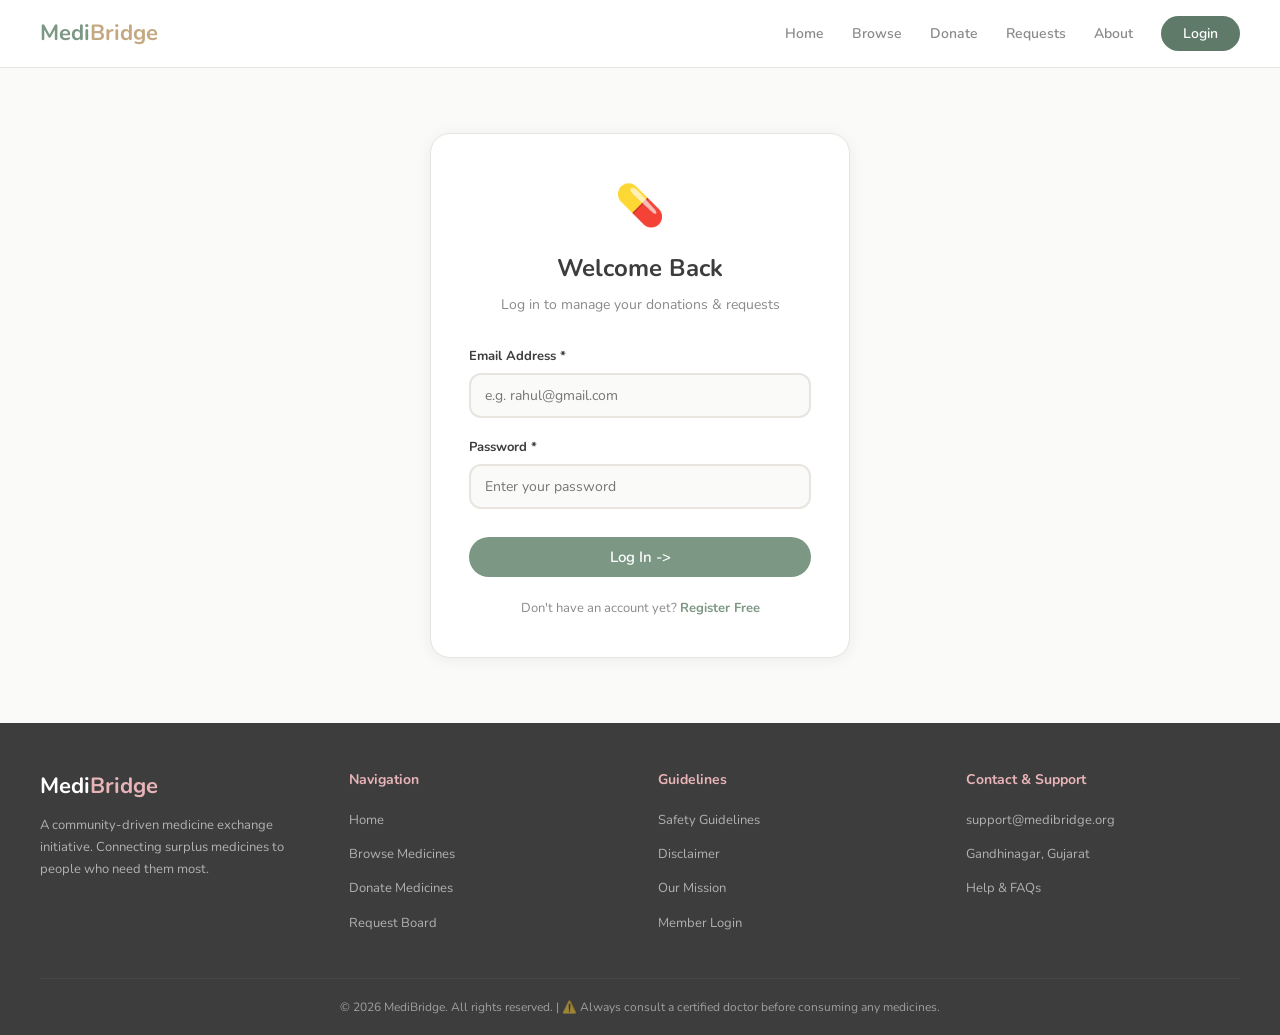
<file: login.html>
<!DOCTYPE html>
<html lang="en">

<head>
    <meta charset="UTF-8" />
    <meta name="viewport" content="width=device-width, initial-scale=1.0" />
    <title>Login - MediBridge</title>

    <!--Linking custom stylesheet-->
    <link rel="stylesheet" href="css/style.css" />
</head>

<body>

    <!--navigation bar-->
    <header>
        <nav class="navbar">
            <a href="index.html" class="logo">Medi<span>Bridge</span></a>
            <ul class="nav-links">
                <li><a href="index.html">Home</a></li>
                <li><a href="browse.html">Browse</a></li>
                <li><a href="add-medicine.html">Donate</a></li>
                <li><a href="request.html">Requests</a></li>
                <li><a href="about.html">About</a></li>
                <li><a href="login.html" class="nav-btn" style="background-color: var(--primary-dark);">Login</a></li>
            </ul>
        </nav>
    </header>

    <!--login form section-->
    <section class="section" style="min-height: 70vh; display: flex; align-items: center; justify-content: center;">

        <div class="form-container" style="width: 100%; max-width: 420px;">

            <div style="text-align: center; margin-bottom: 20px;">
                <div style="font-size: 40px; margin-bottom: 8px;">💊</div>
                <h2 class="form-title">Welcome Back</h2>
                <p class="form-subtitle">Log in to manage your donations & requests</p>
            </div>

            <!--error alert banner-->
            <div class="alert alert-error" id="loginErrorAlert">
                ❌ Invalid email or password. Please try again.
            </div>

            <!--login form-->
            <form id="loginForm">

                <!--email input-->
                <div class="form-group">
                    <label>Email Address *</label>
                    <input
                         type="email"
                         id="loginEmail"
                         placeholder="e.g. rahul@gmail.com"
                         required 
                        /> 
                </div>

                <!--passwaord input-->
                <div class="form-group">
                    <label>Password *</label>
                    <input
                        type="password"
                        id="loginPassword"
                        placeholder="Enter your password"
                        required
                    />    
                </div>

                <!--submit buttom-->
                <button
                     type="submit"
                     class="btn btn-primary"
                     style="width: 100%; font-size: 15px; margin-top: 10px;"
                    >
                   Log In ->
                </button> 

            </form>

            <!--link to register page-->
            <p style="text-align: center; margin-top: 20px; font-size: 13px; color: var(--text-light);">
                Don't have an account yet?
                <a href="register.html" style="color: var(--primary); font-weight: 700;">Register Free</a>
            </p>
        </div>
    </section>

    <!--footer-->
    <footer>
        <div class="footer-content">

            <!--brand column-->
            <div class="footer-brand">
                <a href="index.html" class="logo" style="color: var(--white);">Medi<span style="color: var(--accent);">Bridge</span></a>
                <p>
                    A community-driven medicine exchange initiative.
                    Connecting surplus medicines to people who need them most.
                </p>
            </div>

            <!--navigation links-->
            <div class="footer-links">
                <h4>Navigation</h4>
                <ul>
                    <li><a href="index.html">Home</a></li>
                    <li><a href="browse.html">Browse Medicines</a></li>
                    <li><a href="add-medicine.html">Donate Medicines</a></li>
                    <li><a href="request.html">Request Board</a></li>
                </ul>
            </div>

            <!--guidelines links-->
            <div class="footer-links">
                <h4>Guidelines</h4>
                <ul>
                    <li><a href="about.html">Safety Guidelines</a></li>
                    <li><a href="about.html">Disclaimer</a></li>
                    <li><a href="about.html">Our Mission</a></li>
                    <li><a href="login.html">Member Login</a></li>
                </ul>
            </div>

            <!--contact & support-->
            <div class="footer-links">
                <h4>Contact & Support</h4>
                <ul>
                    <li><a href="mailto:support@medibridge.org">support@medibridge.org</a></li>
                    <li><a href="#">Gandhinagar, Gujarat</a></li>
                    <li><a href="#">Help & FAQs</a></li>
                </ul>
            </div>
        </div>

        <!--footer bottom bar-->
        <div class="footer-bottom">
            <p>&copy; 2026 MediBridge. All rights reserved. | ⚠️ Always consult a certified doctor before consuming any medicines.</p>
        </div>
    </footer>


    <!--linking javascript file-->
    <script src="js/main.js"></script>
</body>
</html>
</file>
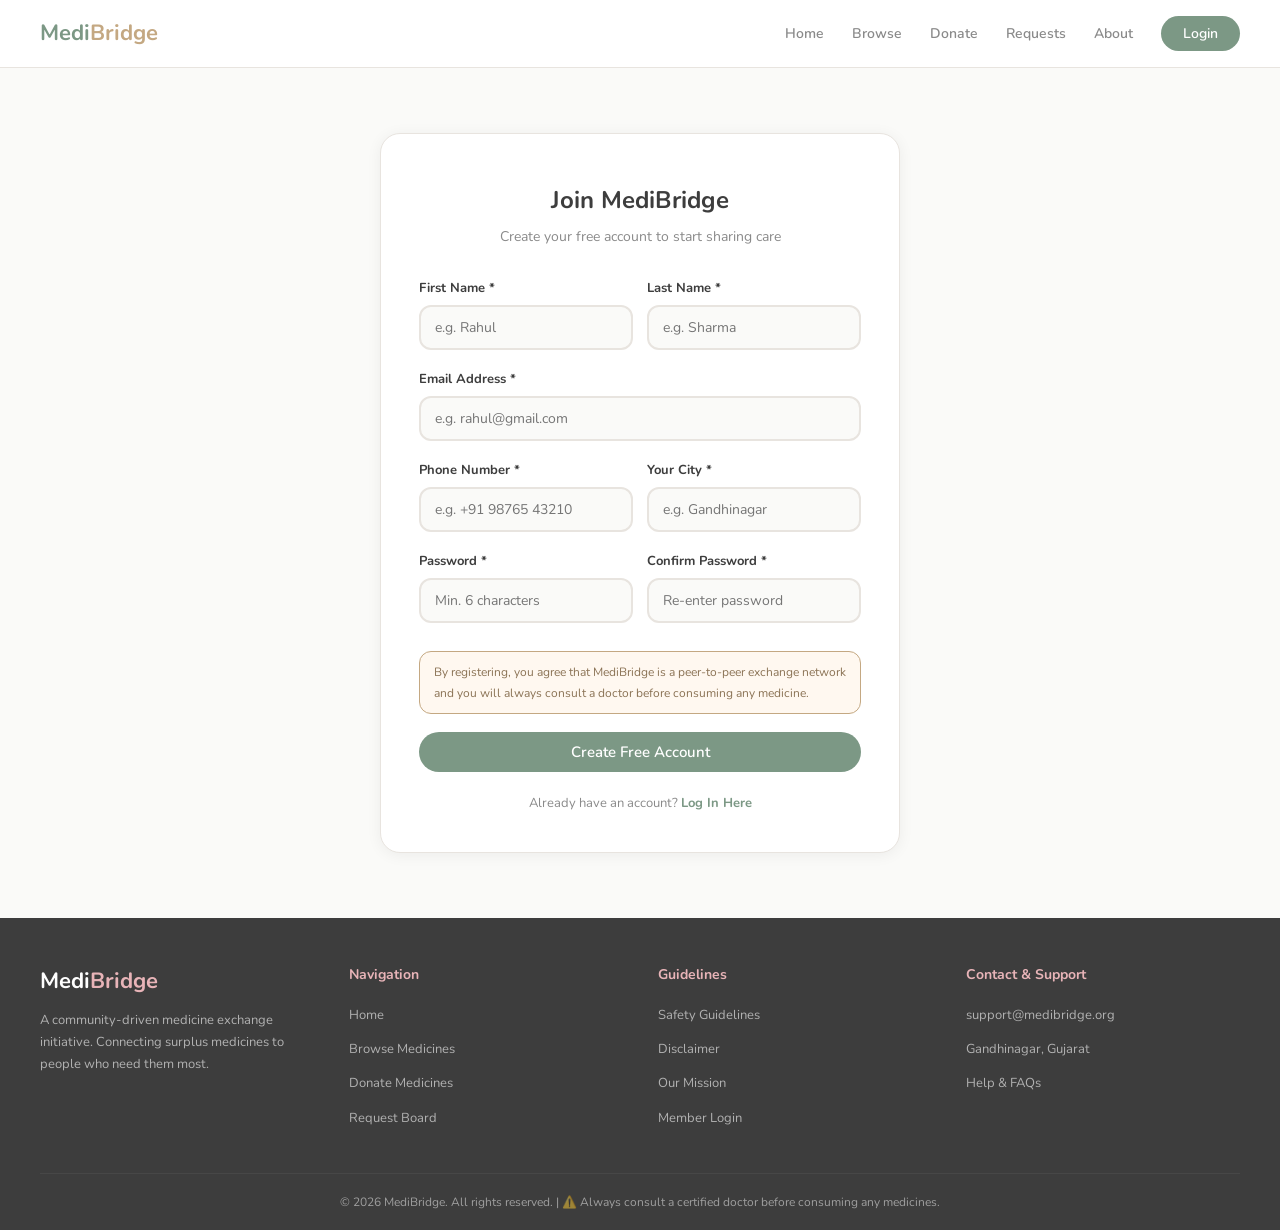
<file: register.html>
<!DOCTYPE html>
<html lang="en">

<head>
    <meta charset="UTF-8" />
    <meta name="viewport" content="width=device-width, initial-scale=1.0" />
    <title>Register - MediBridge</title>

    <!--linking custom stylesheet-->
    <link rel="stylesheet" href="css/style.css" />
</head>

<body> 
       <!--Navigation bar-->
       <header>
        <nav class="navbar">
            <a href="index.html" class="logo">Medi<span>Bridge</span></a>
            <ul class="nav-links">
                <li><a href="index.html">Home</a></li>
                <li><a href="browse.html">Browse</a></li>
                <li><a href="add-medicine.html">Donate</a></li>
                <li><a href="request.html">Requests</a></li>
                <li><a href="about.html">About</a></li>
                <li><a href="login.html" class="nav-btn">Login</a></li>
            </ul>
        </nav>
       </header>

       <!--registration form section-->
       <section class="section" style="min-height: 75vh; display: flex; align-items: center; justify-content: center;">
        <div class="form-container" style="width: 100%; max-width: 520px;">
            <div style="text-align: center; margin-bottom: 20px;">
                <div style="font-size: 40px; margin-bottom: 8px;"></div>
                <h2 class="form-title">Join MediBridge</h2>
                <p class="form-subtitle">Create your free account to start sharing care</p>
            </div>

            <!--success alert banner-->
            <div class="alert alert-success" id="registerSuccessAlert">
                 ✅Account created successfully! Redirecting to Login...
            </div>

            <!--error alert banner-->
            <div class="alert alert-error" id="registerErrorAlert">
              ❌  Please fill in all required fields marked with (*).
            </div>

            <!--registration form-->
            <form id="registerForm">

                <!--first name & last name -->
                <div class="form-row">
                    <div class="form-group">
                        <label>First Name *</label>
                        <input
                            type="text"
                            id="firstName"
                            placeholder="e.g. Rahul"
                            required
                        />    
                    </div>

                    <div class="form-group">
                        <label>Last Name *</label>
                        <input
                            type="text"
                            id="lastName"
                            placeholder="e.g. Sharma"
                            required
                        />    
                    </div>

                </div>

                <!--email address-->
                <div class="form-group">
                    <label>Email Address *</label>
                    <input
                        type="email"
                        id="regEmail"
                        placeholder="e.g. rahul@gmail.com"
                        required
                    />    
                </div>

                <!--phone number & city-->
                <div class="form-row">
                    <div class="form-group">
                        <label>Phone Number *</label>
                        <input
                            type="tel"
                            id="regPhone"
                            placeholder="e.g. +91 98765 43210"
                            required
                        />    
                    </div>

                    <div class="form-group">
                        <label>Your City *</label>
                        <input
                            type="text"
                            id="regCity"
                            placeholder="e.g. Gandhinagar"
                            required
                        /> 
                    </div>
                </div>
                <!--password and confirm password-->
                <div class="form-row">
                    <div class="form-group">
                        <label>Password *</label>
                        <input
                            type="password"
                            id="regPassword"
                            placeholder="Min. 6 characters"
                            required
                        />
                    </div>

                    <div class="form-group">
                       <label>Confirm Password *</label>
                       <input
                            type="password"
                            id="regConfirmPassword"
                            placeholder="Re-enter password"
                            required
                        />
                    </div>
                </div>

                <!--password  mismatch error message-->
                <span class="error-msg" id="passwordMismatchError" style="margin-bottom:10px; display:none;">
                    ⚠️ Passwords do not match! Please check again.
                </span>

                <!--safety agreement disclaimer box-->
                <div class="disclaimer" style="font-size: 12px; padding: 10px 14px; margin: 10px 0 18px;">
                    By registering, you agree that MediBridge is a peer-to-peer exchange network and you will always consult a doctor before consuming any medicine.
                </div>

                <!--submit button-->
                <button
                    type="submit"
                    class="btn btn-primary"
                    style="width: 100%; font-size: 15px;"
                >
                  Create Free Account
                </button>
            </form>

            <!--link to login page-->
            <p style="text-align: center; margin-top: 20px; font-size: 13px; color: var(--text-light);">
                Already have an account?
                <a href="login.html" style="color: var(--primary); font-weight: 700;">Log In Here</a>
            </p>
        </div>
        </section>

        <footer>
            <div class="footer-content">

                <!--brand column-->
                <div class="footer-brand">
                    <a href="index.html" class="logo" style="color: var(--white);">Medi<span style="color: var(--accent);">Bridge</span></a>
                    <p>
                        A community-driven medicine exchange initiative.
                        Connecting surplus medicines to people who need them most.
                    </p>
                </div>

                <!--navigation links-->
                <div class="footer-links">
                    <h4>Navigation</h4>
                    <ul>
                        <li><a href="index.html">Home</a></li>
                        <li><a href="browse.html">Browse Medicines</a></li>
                        <li><a href="add-medicine.html">Donate Medicines</a></li>
                        <li><a href="request.html">Request Board</a></li>
                    </ul>
                </div>

                <!--Guidelines links-->
                <div class="footer-links">
                    <h4>Guidelines</h4>
                    <ul>
                        <li><a href="about.html">Safety Guidelines</a></li>
                        <li><a href="about.html">Disclaimer</a></li>
                        <li><a href="about.html">Our Mission</a></li>
                        <li><a href="login.html">Member Login</a></li>
                    </ul>
                </div>

                <!--contact & support-->
                <div class="footer-links">
                    <h4>Contact & Support</h4>
                    <ul>
                        <li><a href="mailto:support@medibridge.org">support@medibridge.org</a></li>
                        <li><a href="#">Gandhinagar, Gujarat</a></li>
                        <li><a href="#">Help & FAQs</a></li>
                    </ul>
                </div>
            </div>

            <!--footer bottom bar-->
            <div class="footer-bottom">
                <p>&copy; 2026 MediBridge. All rights reserved. | ⚠️ Always consult a certified doctor before consuming any medicines.</p>
            </div>
        </footer>

        <!-- linking javascript file-->
         <script src="js/main.js"></script>
</body>
</html>
</file>
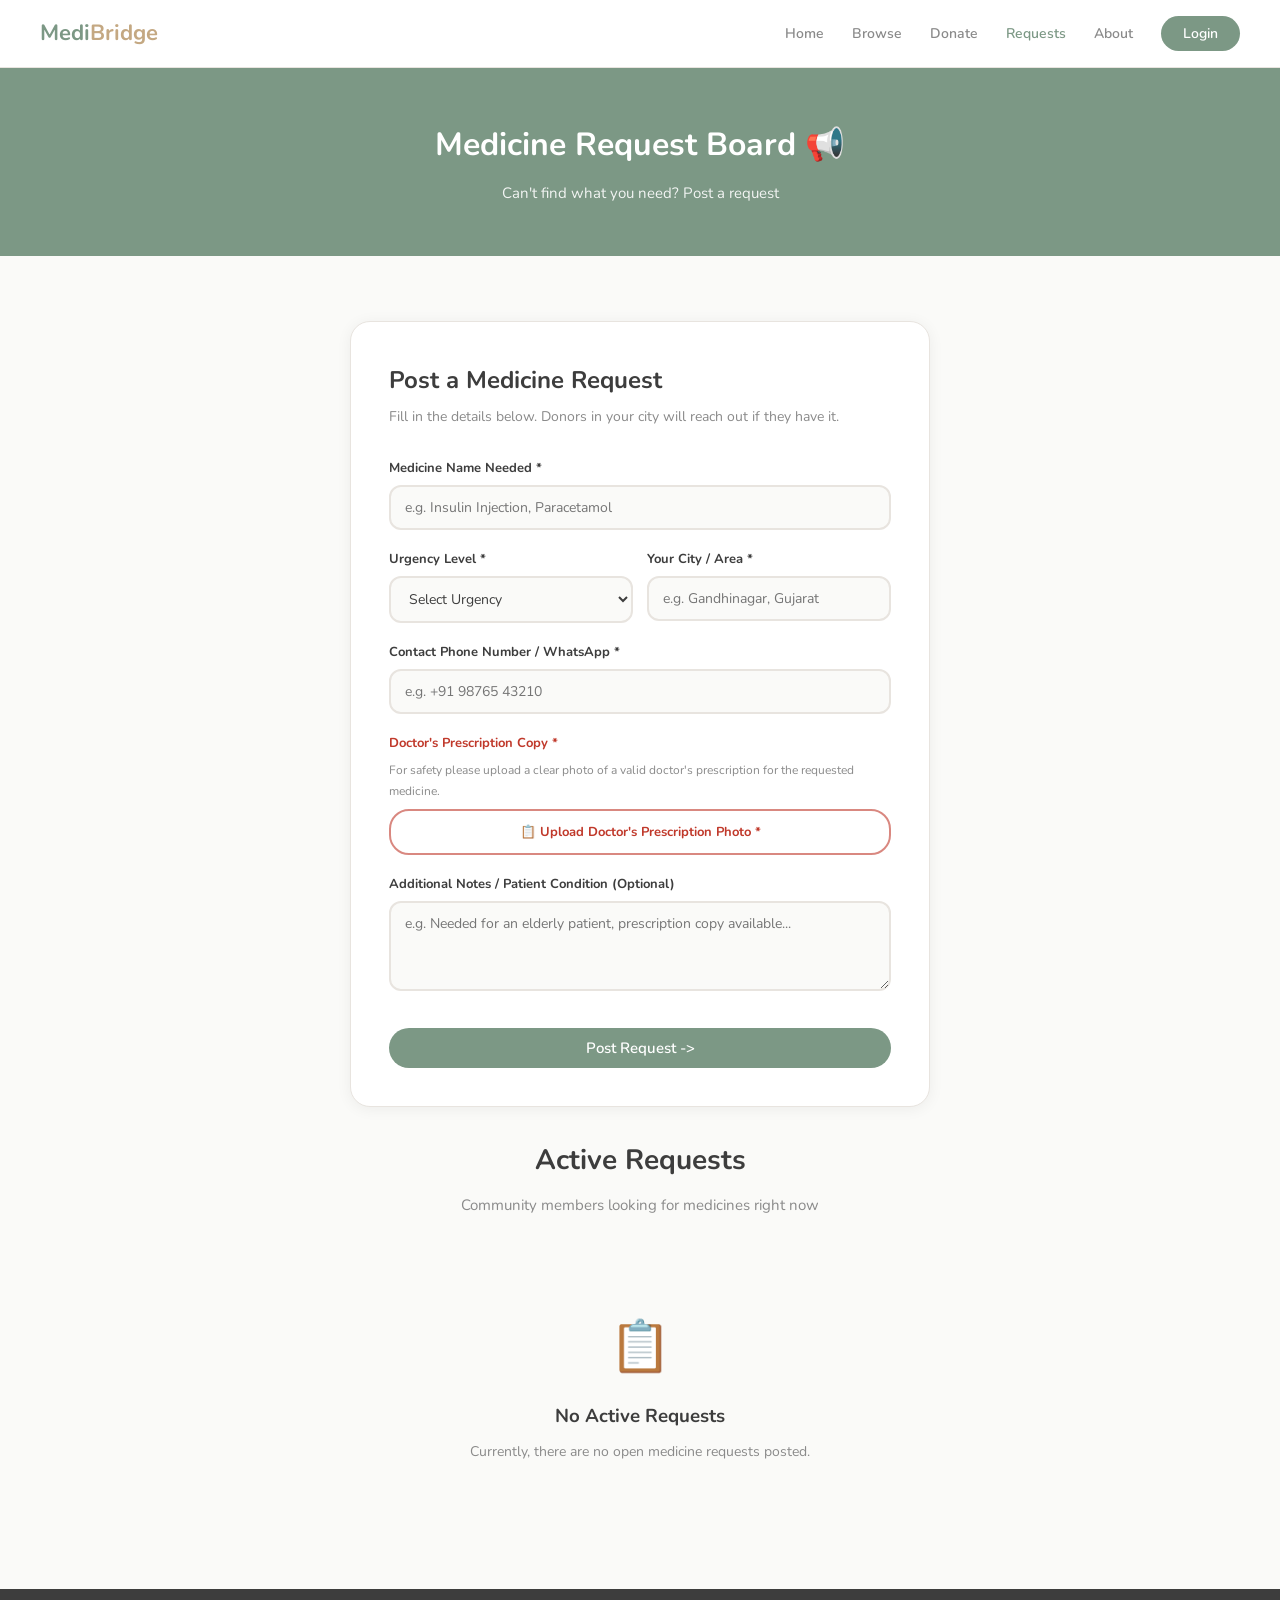
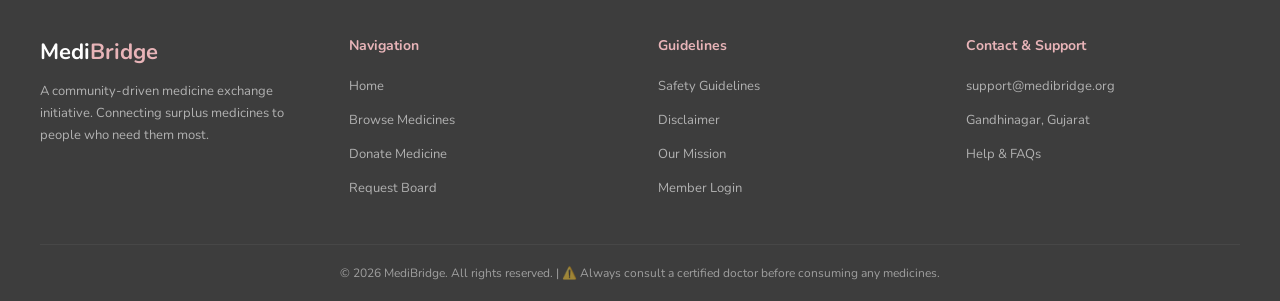
<file: request.html>
<!DOCTYPE html>
<html lang="en">

<head>
    <meta charset="UTF-8" />
    <meta name="viewport" content="width=device-width, initial-scale=1.0" />
    <title>Request Board - MediBridge</title>

    <!--linking custom stylesheet-->
    <link rel="stylesheet" href="css/style.css" />
</head>

<body>
    <!--navigation bar-->
    <header>
        <nav class="navbar">
            <a href="index.html" class="logo">Medi<span>Bridge</span></a>
            <ul class="nav-links">
                <li><a href="index.html">Home</a></li>
                <li><a href="browse.html">Browse</a></li>
                <li><a href="add-medicine.html">Donate</a></li>
                <li><a href="request.html" style="color: var(--primary);">Requests</a></li>
                <li><a href="about.html">About</a></li>
                <li><a href="login.html" class="nav-btn">Login</a></li>
            </ul>
        </nav>
    </header>

    <!--page header banner-->
    <section class="page-header">
        <h1>Medicine Request Board 📢</h1>
        <p>Can't find what you need? Post a request </p>
    </section>

    <!--request form section-->
    <section class="section" style="padding-bottom: 20px;">

        <div class="form-container">
            <h2 class="form-title">Post a Medicine Request</h2>
            <p class="form-subtitle">Fill in the details below. Donors in your city will reach out if they have it.</p>

            <!--success alert banner-->
            <div class="alert alert-success" id="requestSuccessAlert">
                ✅ Request posted successfully! It is now visible on the request board below.
            </div>

            <!--error alert banner-->
            <div class="alert alert-error" id="requestErrorAlert">
                ❌ Please fill in all required fields marked with (*).
            </div>

            <!--request form-->
            <form id="requestForm">

                <!--medicine name-->
                <div class="form-group">
                    <label>Medicine Name Needed *</label>
                    <input
                        type="text"
                        id="reqMedicineName"
                        placeholder="e.g. Insulin Injection, Paracetamol"
                        required
                    />
                </div>

                <!--urgency & city-->
                <div class="form-row">

                    <div class="form-group">
                        <label>Urgency Level *</label>
                        <select id="reqUrgency" required>
                            <option value="">Select Urgency</option>
                            <option value="low">Low - Needed within 2 weeks</option>
                            <option value="medium">Medium - Needed within 3 days</option>
                            <option value="high">High - Urgent / Immediate</option>
                        </select>
                    </div>

                    <div class="form-group">
                        <label>Your City / Area *</label>
                        <input
                            type="text"
                            id="reqCity"
                            placeholder="e.g. Gandhinagar, Gujarat"
                            required
                        />
                    </div>
                </div>

                <!-- Contact Phone-->
                <div class="form-group">
                    <label>Contact Phone Number / WhatsApp *</label>
                    <input
                        type="tel"
                        id="reqContact"
                        placeholder="e.g. +91 98765 43210"
                        required
                    />
                </div>

                <!--request prescription upload-->
                <div class="form-group">
                    <label style="color: #C0392B;">Doctor's Prescription Copy *</label>
                    <p style="font-size: 12px; color: var(--text-light); margin-bottom: 8px;">
                        For safety please upload a clear photo of a valid doctor's prescription for the requested medicine.
                    </p>

                    <!--file input-->
                    <input
                        type="file"
                        id="reqPrescriptionPhoto"
                        accept="image/*"
                        style="display: none;"
                    />
                    
                    <!--custom button-->
                    <label for="reqPrescriptionPhoto" class="btn btn-outline" style="cursor: pointer; text-align: center; width: 100%; border-color: #D98880; color: #C0392B;">
                        📋 Upload Doctor's Prescription Photo *
                    </label>
                </div>

                <!--live preview-->
                <div id="reqPhotoPreviewContainer" style="margin-top: 10px;"></div>
            

                <!--Description / reason-->
                <div class="form-group">
                    <label>Additional Notes / Patient Condition (Optional)</label>
                    <textarea
                        id="reqDescription"
                        placeholder="e.g. Needed for an elderly patient, prescription copy available..."
                        ></textarea>
                </div>
                <!--submit button-->
                <button
                    type="submit"
                    class="btn btn-primary"
                    style="width: 100%; font-size: 15px; margin-top: 10px;"
                >
                    Post Request ->
                </button>

            </form>
        </div>

    </section>

    <!--Dynamic Active Request board-->
    <section class="section" style="padding-top: 10px;">

        <h2 class="section-title">Active Requests</h2>
        <p class="section-subtitle">Community members looking for medicines right now</p>

        <!--dynamic container for javaScript to render cards-->
        <div class="cards-container" id="requestsContainer">
        </div>

        <!--message shown when no active request are on bored-->
        <div id="noRequestsMessage" style="text-align: center; padding: 40px 20px;">
            <div style="font-size: 50px; margin-bottom: 12px;">📋</div>
            <h3 style="color: var(--text-dark); margin-bottom: 8px;">No Active Requests</h3>
            <p style="color: var(--text-light); margin-bottom: 20px; font-size: 14px;">
                Currently, there are no open medicine requests posted.
            </p>
        </div>
    </section>

    <!--footer-->
    <footer>
        <div class="footer-content">

            <!--brand column-->
            <div class="footer-brand">
                <a href="index.html" class="logo" style="color: var(--white);">Medi<span style="color: var(--accent);">Bridge</span></a>
                <p>
                    A community-driven medicine exchange initiative.
                    Connecting surplus medicines to people who need them most.
                </p>
            </div>

            <!--navigation links-->
            <div class="footer-links">
                <h4>Navigation</h4>
                <ul>
                    <li><a href="index.html">Home</a></li>
                    <li><a href="browse.html">Browse Medicines</a></li>
                    <li><a href="add-medicine.html">Donate Medicine</a></li>
                    <li><a href="request.html">Request Board</a></li>
                </ul>
            </div>

            <!--guidelines links-->
            <div class="footer-links">
                <h4>Guidelines</h4>
                <ul>
                    <li><a href="about.html">Safety Guidelines</a></li>
                    <li><a href="about.html">Disclaimer</a></li>
                    <li><a href="about.html">Our Mission</a></li>
                    <li><a href="login.html">Member Login</a></li>
                </ul>
            </div>

            <!--contact & support-->
            <div class="footer-links">
                <h4>Contact & Support</h4>
                <ul>
                    <li><a href="mailto:support@medibridge.org">support@medibridge.org</a></li>
                    <li><a href="#">Gandhinagar, Gujarat</a></li>
                    <li><a href="#">Help & FAQs</a></li>
                </ul>
            </div>

        </div>

        <!--footer bottom bar-->
        <div class="footer-bottom">
            <p>&copy; 2026 MediBridge. All rights reserved. | ⚠️ Always consult a certified doctor before consuming any medicines.</p>
        </div>
    </footer>

    <!--linking javascript file-->
    <script src="js/main.js"></script>

</body>
</html>
</file>
<file: css/style.css>
/* MEDIBRIDGE Stylesheet Cute + Classic + Neutral Theme */
/* Bringing Nunito= soft round cute font font from Google */

@import url('https://fonts.googleapis.com/css2?family=Nunito:wght@300;400;500;600;700&display=swap');
/* Save colours in variable to reuse them*/
:root {
    --primary: #7C9885;
    --primary-dark: #5F7A68;
    --secondary: #C4A882;
    --accent: #E8B4B8;
    --bg: #FAFAF8;
    --white: #FFFFFF;
    --text-dark: #3D3D3D;
    --text-light: #8A8A8A;
    --border: #E8E4DF;
    --card-shadow: 0 2px 15px rgba(0, 0, 0, 0.06);
}

/* Reset + remove default browser styling */
*{
    margin: 0;
    padding: 0;
    box-sizing: border-box;
}

/* Body */
body {
    font-family: 'Nunito' , sans-serif;
    background-color: var(--bg);
    color: var(--text-dark);
    line-height: 1.7;
}

/* Make all images fit their container */
img {
    max-width: 100%;
}

/* Remove underline from all links */
a {
    text-decoration: none;
}

/* NAVBAR - Top menu bar */
/* Main navbar container */
.navbar {
    background-color: var(--white);
    padding: 15px 40px;
    display: flex;
    justify-content: space-between;
    align-items: center;
    border-bottom: 1px solid var(--border);
    position: sticky;
    top: 0;
    z-index: 100;
}

/* Logo styling */
.logo {
    font-size: 22px;
    font-weight: 700;
    color: var(--primary);
}

/*The green part of logo */
.logo span {
    color: var(--secondary);
}

/* Navigation links container */
.nav-links {
    display: flex;
    list-style: none;
    gap: 28px;
    align-items: center;
}

/* Each navigation link */
.nav-links a {
    color: var(--text-light);
    font-weight: 600;
    font-size: 14px;
    transition: color 0.3s;
}

/*when mouse hovers on link */
.nav-links a:hover {
    color: var(--primary);
}

/* login button in navbar */
.nav-btn {
    background-color: var(--primary);
    color: var(--white) !important;
    padding: 8px 22px;
    border-radius: 20px;
}
.nav-btn:hover {
    background-color: var(--primary-dark);
}

/* Buttons  base button style */
.btn{
    padding: 10px 28px;
    border: none;
    border-radius: 20px;
    font-size: 14px;
    font-weight: 600;
    font-family: 'Nunito', sans-serif;
    cursor: pointer;
    display: inline-block;
    transition: all 0.3s;
}

/* Green button */
.btn-primary{
    background-color: var(--primary);
    color: var(--white);
}

.btn-primary:hover {
    background-color: var(--primary-dark);
    transform: translateY(-2px);
}

/* Beige button */
.btn-secondary {
    background-color: var(--secondary);
    color: var(--white);
}

.btn-secondary:hover{
    background-color: #b0956e;
    transform: translateY(-2px);
}

/* Outline button (transparent) */
.btn-outline {
    background-color: transparent;
    color: var(--primary);
    border: 2px solid var(--primary);
}

.btn-outlne:hover {
    background-color: var(--primary);
    color: var(--white);
}

/* Pink button */
.btn-accent {
    background-color: var(--accent);
    color: var(--white);
}
.btn-accent:hover {
    background-color: #d4999e;
}

/* Hero section - Main banner on home page */
.hero {
    background-color: var(--primary);
    color: var(--white);
    padding: 90px 40px;
    text-align: center;
}

.hero h1 {
    font-size: 42px;
    font-weight: 700;
    margin-bottom: 18px;
    line-height: 1.3;
}

.hero p {
    font-size: 17px;
    margin-bottom: 35px;
    opacity: 0.9;
    max-width: 550px;
    margin-left: auto;
    margin-right: auto;
}

/* Hero buttons container */
.hero-buttons {
    display: flex;
    gap: 15px;
    justify-content: center;
    flex-wrap: wrap;
}

/* white button on hero */
.btn-white {
    background-color: var(--white);
    color: var(--primary);
    padding: 12px 28px;
    border-radius: 20px;
    font-weight: 700;
    font-size: 14px;
    border: none;
    cursor: pointer;
    transition: all 0.3s;
}

.btn-white:hover {
    transform: translateY(-2px);
    box-shadow: 0 5px 15px rgba(0, 0, 0, 0.15);
}

/* Outline white button */
.btn-outline-white {
    background-color: transparent;
    color: var(--white);
    border: 2px solid var(--white);
    padding: 12px 28px;
    border-radius: 20px;
    font-weight: 700;
    font-size: 14px;
    cursor: pointer;
    transition: all 0.3s;
}

.btn-outline-white:hover {
    background-color: var(--white);
    color: var(--primary);
}

/* STATS SECTION */
.stats {
    background-color: var(--white);
    padding: 45px 40px;
    display: flex;
    justify-content: center;
    gap: 50px;
    flex-wrap: wrap;
    border-bottom: 1px solid var(--border);
}

.stat-item {
    text-align: center;
}

.stat-item h2 {
    font-size: 36px;
    font-weight: 700;
    color:var(--primary);
}

.stat-item p{
    font-size: 13px;
    color: var(--text-light);
    margin-top: 4px;
}

/* GENERAL SELECTION STYLES - Container for all section */
.section {
    padding: 65px 40px;
}
/* Section heading */
.section-title {
    text-align: center;
    font-size: 28px;
    font-weight: 700;
    color: var(--text-dark);
    margin-bottom: 8px;
}

/* Small text below heading */
.section-subtitle {
    text-align: center;
    color: var(--text-light);
    font-size: 15px;
    margin-bottom: 45px;
}

/* Step cards- how it works */
.steps-container {
    display: flex;
    justify-content: center;
    gap: 25px;
    flex-wrap: wrap;
    max-width: 950px;
    margin: 0 auto;
}

.step-card {
    background: var(--white);
    border-radius: 16px;
    padding: 30px 22px;
    text-align: center;
    width: 210px;
    box-shadow: var(--card-shadow);
    border: 1px solid var(--border);
    transition: transform 0.3s;
}

.step-card:hover {
    transform: translateY(-4px);
}

/* emoji icon */
.step-icon {
    font-size: 40px;
    margin-bottom: 12px;
}

/* Step number circle */
.step-number {
    background-color: var(--primary);
    color: var(--white);
    width: 28px;
    height: 28px;
    border-radius: 50%;
    display: flex;
    align-items: center;
    justify-content: center;
    font-weight: 700;
    font-size: 13px;
    margin: 0 auto 12px;
}

.step-card h3 {
    font-size: 16px;
    color: var(--text-dark);
    margin-bottom: 8px;
}

.step-card p {
    font-size: 13px;
    color: var(--text-light);
    line-height: 1.6;
}

/* Medicine cards */
.cards-container {
    display: grid;
    grid-template-columns: repeat(auto-fill, minmax(270px,1fr));
    gap: 22px;
    max-width: 1050px;
    margin: 0 auto;
}

.medicine-card {
    background: var(--white);
    border-radius: 16px;
    padding: 22px;
    box-shadow: var(--card-shadow);
    border: 1px solid var(--border);
    border-left: 4px solid var(--primary);
    transition: transform 0.3s;
}

.medicine-card :hover {
    transform: translateY (-3px);
}

/* Yellow border for expiring soon */
.medicine-card.expiry-yellow {
    border-left-color: var(--secondary);
}

/* Same for red-urgent */
.medicine-card.expiry-red {
    border-left-color: #D98880;
}

/* Medicine name */
.medicine-name {
    font-size: 17px;
    font-weight: 700;
    color: var(--text-dark);
    margin-bottom: 6px;
}

/* small detail lines */
.medicine-detail {
    font-size: 13px;
    color: var(--text-light);
    margin-bottom: 4px;
    display: flex;
    align-items: center;
    gap: 4px;
}

/* Expiry badge */
.expiry-badge {
    display: inline-block;
    padding: 4px 12px;
    border-radius: 12px;
    font-size: 11px;
    font-weight: 700;
    margin: 8px 0;
}

/* Green = safe */
.badge-green {
    background-color: #E8F5E9;
    color: #5F7A68;
}

/* Yellow = use soon */
.badge-yellow {
    background-color: #FFF3E0;
    color: #B8860B;
}

/* Red = urgent */
.badge-red{
    background-color: #FCEAE8;
    color: #C0392B;
}

/* Category tag */
.medicine-category {
    background-color: #EDE7F6;
    color: #7C6FA0;
    padding: 3px 10px;
    border-radius: 10px;
    font-size: 11px;
    font-weight: 700;
    display: inline-block;
    margin-bottom: 8px;
}

/* Forms  form container box */
.form-container {
    background: var(--white);
    border-radius: 20px;
    padding: 38px;
    max-width: 580px;
    margin: 0 auto;
    box-shadow: var(--card-shadow);
    border: 1px solid var(--border);
}

.form-title {
    font-size: 24px;
    font-weight: 700;
    color: var(--text-dark);
    margin-bottom: 4px;
}

.form-subtitle {
    color: var(--text-light);
    font-size: 14px;
    margin-bottom: 28px;
}

/* Each form field group */
.form-group {
    margin-bottom: 18px;
}

/* Lable text */
.form-group label {
    display: block;
    font-size: 13px;
    font-weight: 700;
    color: var(--text-dark);
    margin-bottom: 6px;
}

/* Input fields */
.form-group input,
.form-group select,
.form-group textarea {
    width: 100%;
    padding: 11px 14px;
    border: 2px solid var(--border);
    border-radius: 12px;
    font-size: 14px;
    font-family: 'Nunito', sans-serif;
    transition: border 0.3s;
    outline: none;
    background-color: var(--bg);
    color: var(--text-dark);
}

/* when cliking on input field */
.form-group input:focus,
.form-group select:focus,
.form-group textarea:focus {
    border-color: var(--primary);
}

/* Text area (big text box) */
.form-group textarea {
    height: 90px;
    resize: vertical;
}

/* Two feilds side by side */
.form-row {
    display: grid;
    grid-template-columns: 1fr 1fr;
    gap: 14px;
}

/* Error message text */
.error-msg {
    color: #C0392B;
    font-size: 12px;
    margin-top: 4px;
    display: none;
}

/* Search bar */
.search-bar {
    background: var(--white);
    padding: 22px 40px;
    border-bottom: 1px solid var(--border);
    display: flex;
    gap: 12px;
    flex-wrap: wrap ;
    align-items: center;
}

.search-input {
    flex: 1;
    min-width: 200px;
    padding:11px 18px;
    border: 2px solid var(--border);
    border-radius: 20px;
    font-size: 14px;
    outline: none;
    font-family: 'Nunito', sans-serif;
    background-color: var(--bg);
    transition: border 0.3s;
}

.search-input:focus {
    border-color: var(--primary);
}

.filter-select {
    padding: 11px 18px;
    border: 2px solid var(--border);
    border-radius:20px;
    font-size: 14px;
    outline: none;
    font-family: 'Nunito', sans-serif;
    cursor: pointer;
    background: var(--bg);
}

/* PAGE HEADER - top banner on inner pages */

.page-header {
    background-color: var(--primary);
    color: var(--white);
    padding: 50px 40px;
    text-align: center;
}

.page-header h1 {
    font-size: 32px;
    font-weight: 700;
    margin-bottom: 8px;
}

.page-header p {
    font-size: 15px;
    opacity: 0.9;
}

/* FOOTER */

footer {
    background-color: #3D3D3D;
    color: var(--white);
    padding: 45px 40px 18px;
}

.footer-content {
    display: grid;
    grid-template-columns: repeat(auto-fit, minmax(190px, 1fr));
    gap: 35px;
    margin-bottom: 35px;
}
.footer-brand p {
    font-size: 13px;
    opacity: 0.6;
    line-height: 1.7;
    margin-top: 8px;
}

.footer-links h4 {
    font-size: 14px;
    font-weight: 700;
    margin-bottom: 14px;
    color: var(--accent);
}

.footer-links ul {
    list-style: none;
}

.footer-links ul li {
    margin-bottom: 7px;
}

.footer-links ul li a {
    color: rgba(255, 255, 255, 0.6);
    font-size: 13px;
    transition: color 0.3s;
}

.footer-links ul li a:hover {
    color: var(--accent);
}

.footer-bottom {
    border-top: 1px solid rgba(255, 255, 255, 0.1);
    padding-top: 18px;
    text-align: center;
    font-size: 12px;
    opacity: 0.5;
}

/* DISCLAIMER BOX */

.disclaimer {
    background-color: #FFF8F0;
    border: 1px solid var(--secondary);
    border-radius: 12px;
    padding: 14px 18px;
    margin: 18px 0;
    font-size: 13px;
    color: #8B7355;
    line-height: 1.7;
}

.disclaimer strong {
    color: #A0845C;
}

/* ALERT MESSAGES */

.alert {
    padding: 14px 18px;
    border-radius: 12px;
    margin-bottom: 18px;
    font-size: 14px;
    display: none;
}

.alert-success {
    background-color: #E8F5E9;
    color: #5F7A68;
    border: 1px solid #7C9885;
}

.alert-error {
    background-color: #FCEAE8;
    color: #C0392B;
    border: 1px solid #D98880;
}

/* RESPONSIVE DESIGN - mobile friendly (when screen is smaller than 768px) */

@media (max-width: 768px) {
    .navbar {
        padding: 12px 18px;
        flex-wrap: wrap;
        gap: 12px;
    }

    .nav-links {
        gap: 14px;
        flex-wrap: wrap;
    }

    .hero h1 {
        font-size: 28px;
    }

    .hero p {
        font-size: 15px;
    }

    .stats {
        gap: 25px;
        padding: 35px 18px;
    }

    .stat-item h2 {
        font-size: 28px;
    }

    .section {
        padding: 45px 18px;
    }

    .section-title {
        font-size: 24px;
    }

    .form-row {
        grid-template-columns: 1fr;
    }

    .form-container {
        padding: 22px;
    }

    .search-bar {
        padding: 18px;
    }

    .page-header {
        padding: 35px 18px;
    }

    .page-header h1 {
        font-size: 26px;
    }

    /*photo upload button styling */
    label[for="medicinePhoto"]:hover {
        background-color: var(--primary);
        color: var(--white);
    }
}
</file>
